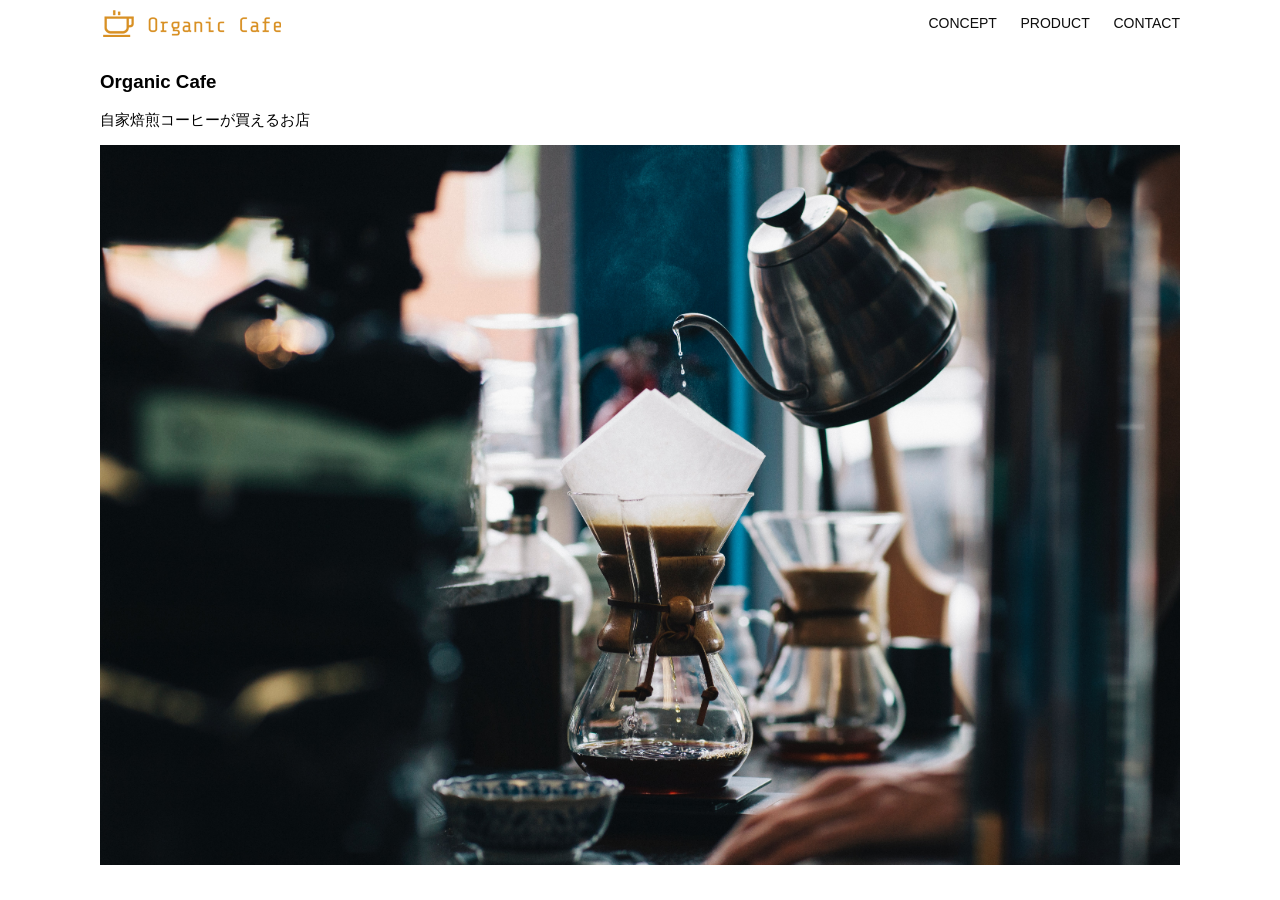
<file: kadai_013/index.html>
<!DOCTYPE html>
<html>
  <head>
    <title>Organic Cafe</title>
    <meta charset="UTF-8" />
    <meta name="description" content="自家焙煎のコーヒーがお家で楽しめるOrganic Cafe"/>
    <meta name="viewport" content="width=device-width, initial-scale=1.0" />
    <link rel="stylesheet" href="style.css" />
  </head>
  <body>
    <!-- ヘッダー -->
    <header>
      <!-- ロゴ -->
      <a href="index.html" id="logo"><img src="images/logo.png" alt="トップページに戻る"/></a>

      <!-- PC用ナビゲーション -->
      <nav id="nav-pc">
        <a href="index.html#concept">CONCEPT</a>
        <a href="index.html#product">PRODUCT</a>
        <a href="index.html#contact">CONTACT</a>
      </nav>

      <!-- スマホ用メニューボタン（ハンバーガーメニュー） -->
      <img id="menu-sp" src="images/button-menu.png" alt="ナビゲーションを開く" onclick="document.getElementById('nav-sp').style.display = 'block'">
      
      <!-- スマホ用ナビゲーション -->
      <nav id="nav-sp">
        <ul>
          <li>
            <img id="close" src="images/button-close.png" alt="ナビゲーションを閉じる" onclick="document.getElementById('nav-sp').style.display = 'none'">
          </li>
          <li>
            <a id="logo-sp" href="index.html" onclick="document.getElementById('nav-sp').style.display = 'none'"><img src="images/logo-sp.png" alt="トップページに戻る"></a>
          </li>
          <li>
            <a class="menu" href="index.html#concept" onclick="document.getElementById('nav-sp').style.display = 'none'">CONCEPT</a>
          </li>
          <li>
          <a class="menu" href="index.html#product" onclick="document.getElementById('nav-sp').style.display = 'none'">PRODUCT</a>              
          </li>
          <li>
            <a class="menu" href="index.html#contact" onclick="document.getElementById('nav-sp').style.display = 'none'">CONTACT</a>
          </li>
        </ul>
      </nav>
    </header>

    <main>
      <article>
        <!-- メインビジュアル -->
        <section id="main-visual">
          <div id="main-message">
            <h1>Organic Cafe</h1>
            <p>自家焙煎コーヒーが買えるお店</p>
          </div>
          <img src="images/main-image.jpg" alt="コーヒーをハンドドリップで淹れる画像"/>
        </section>
      </article>
    </main>
  </body>
</html>
</file>
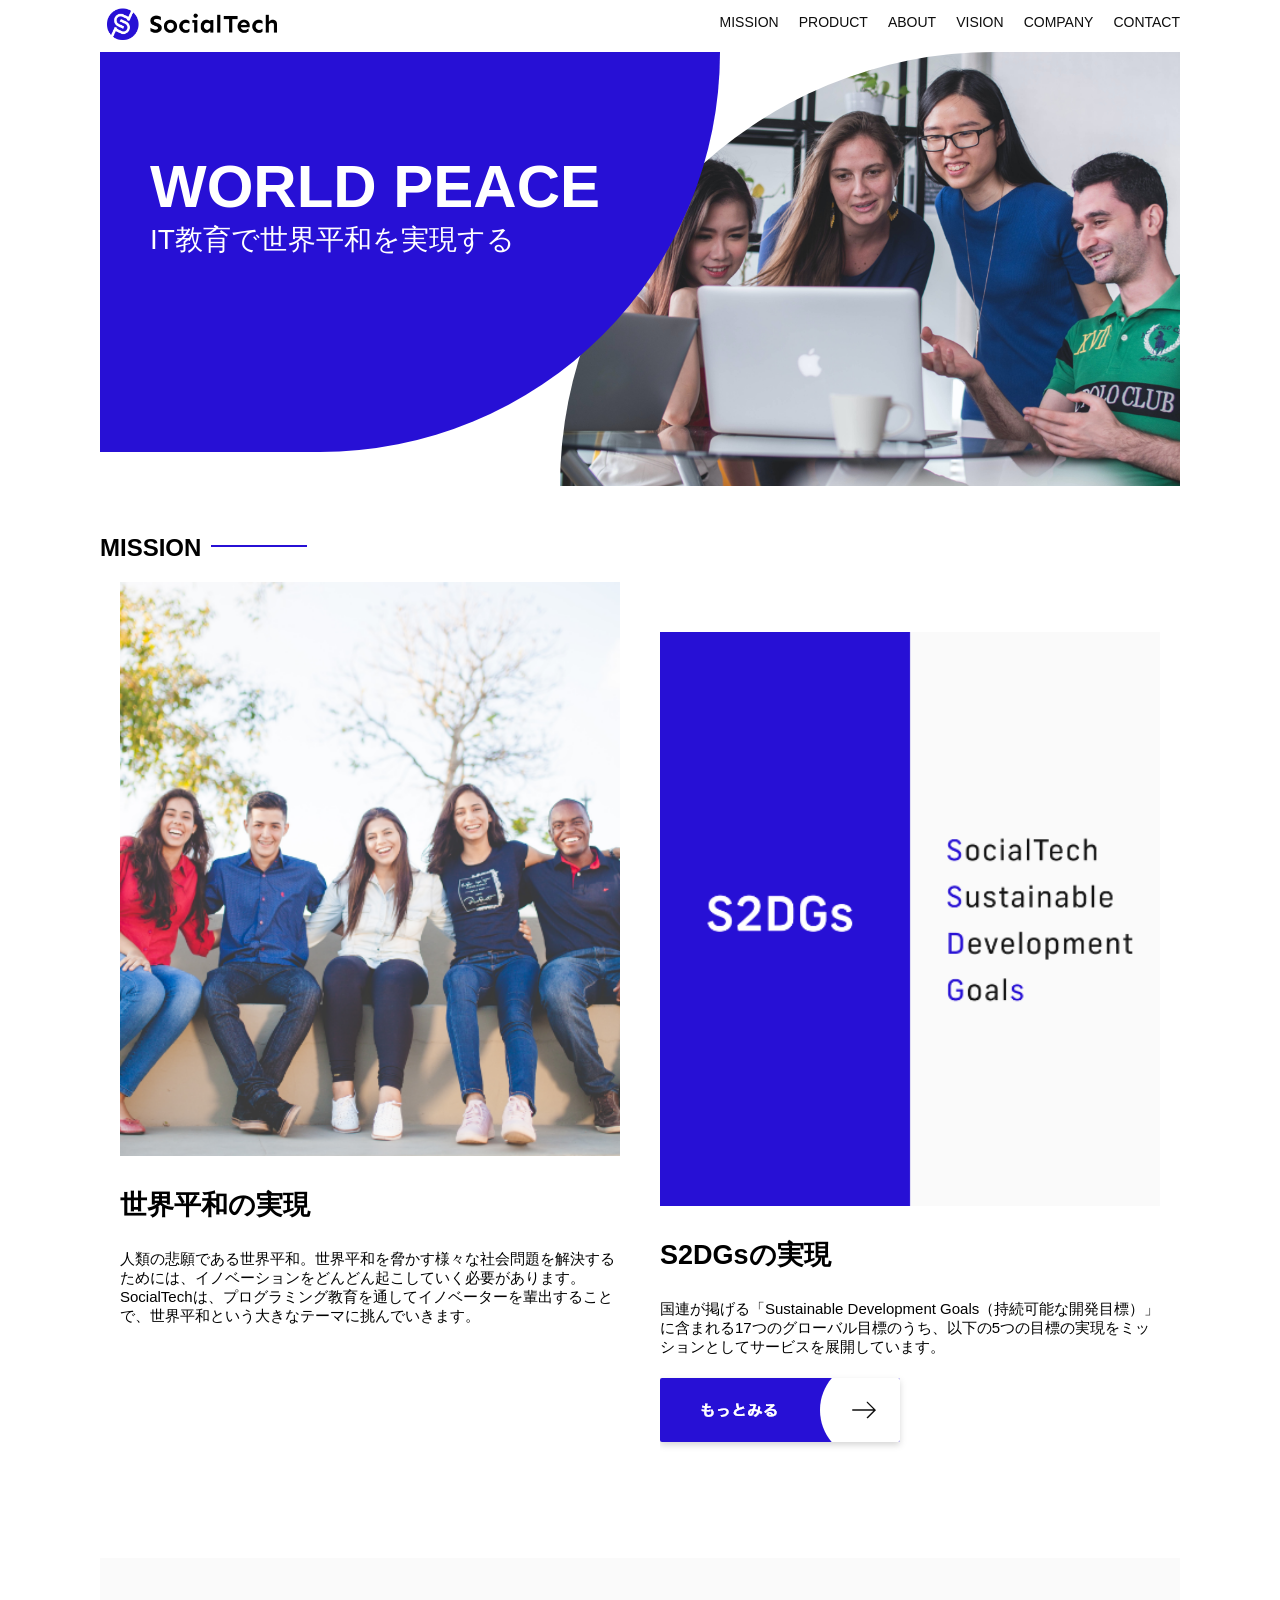
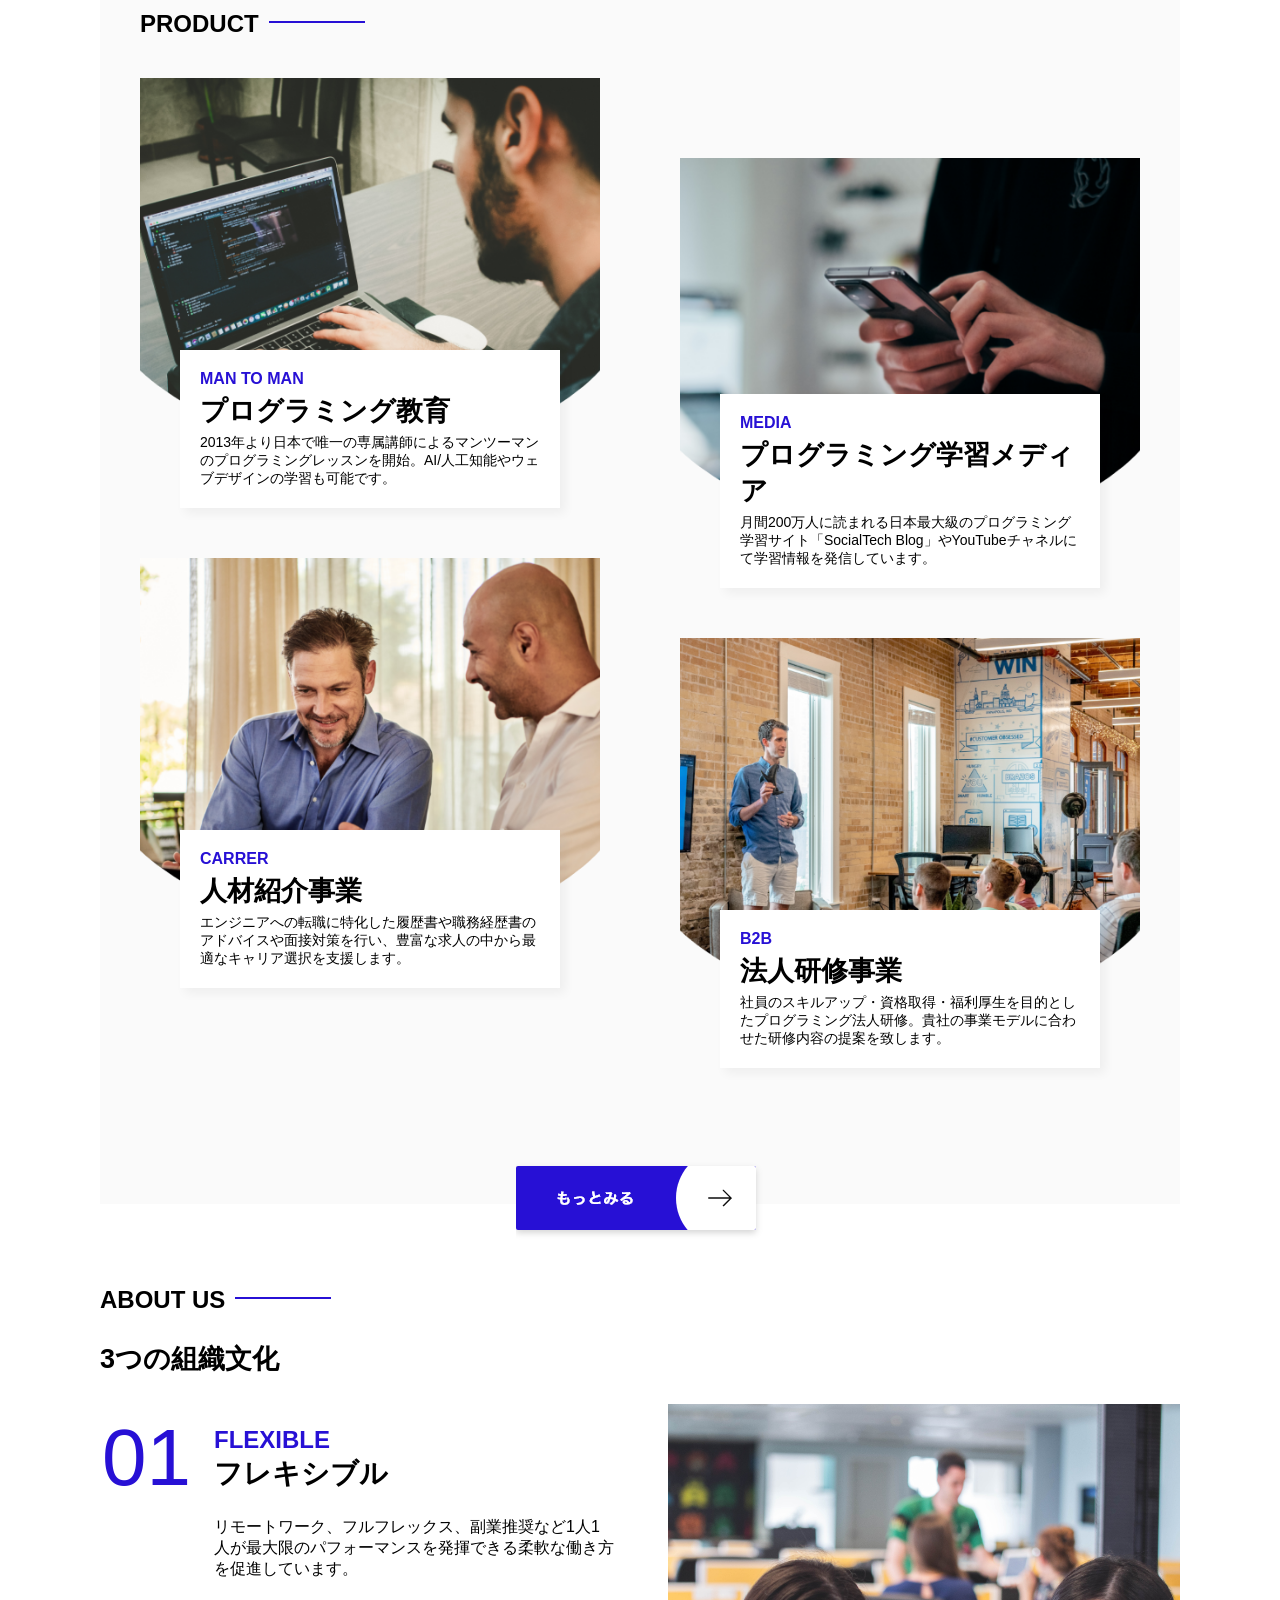
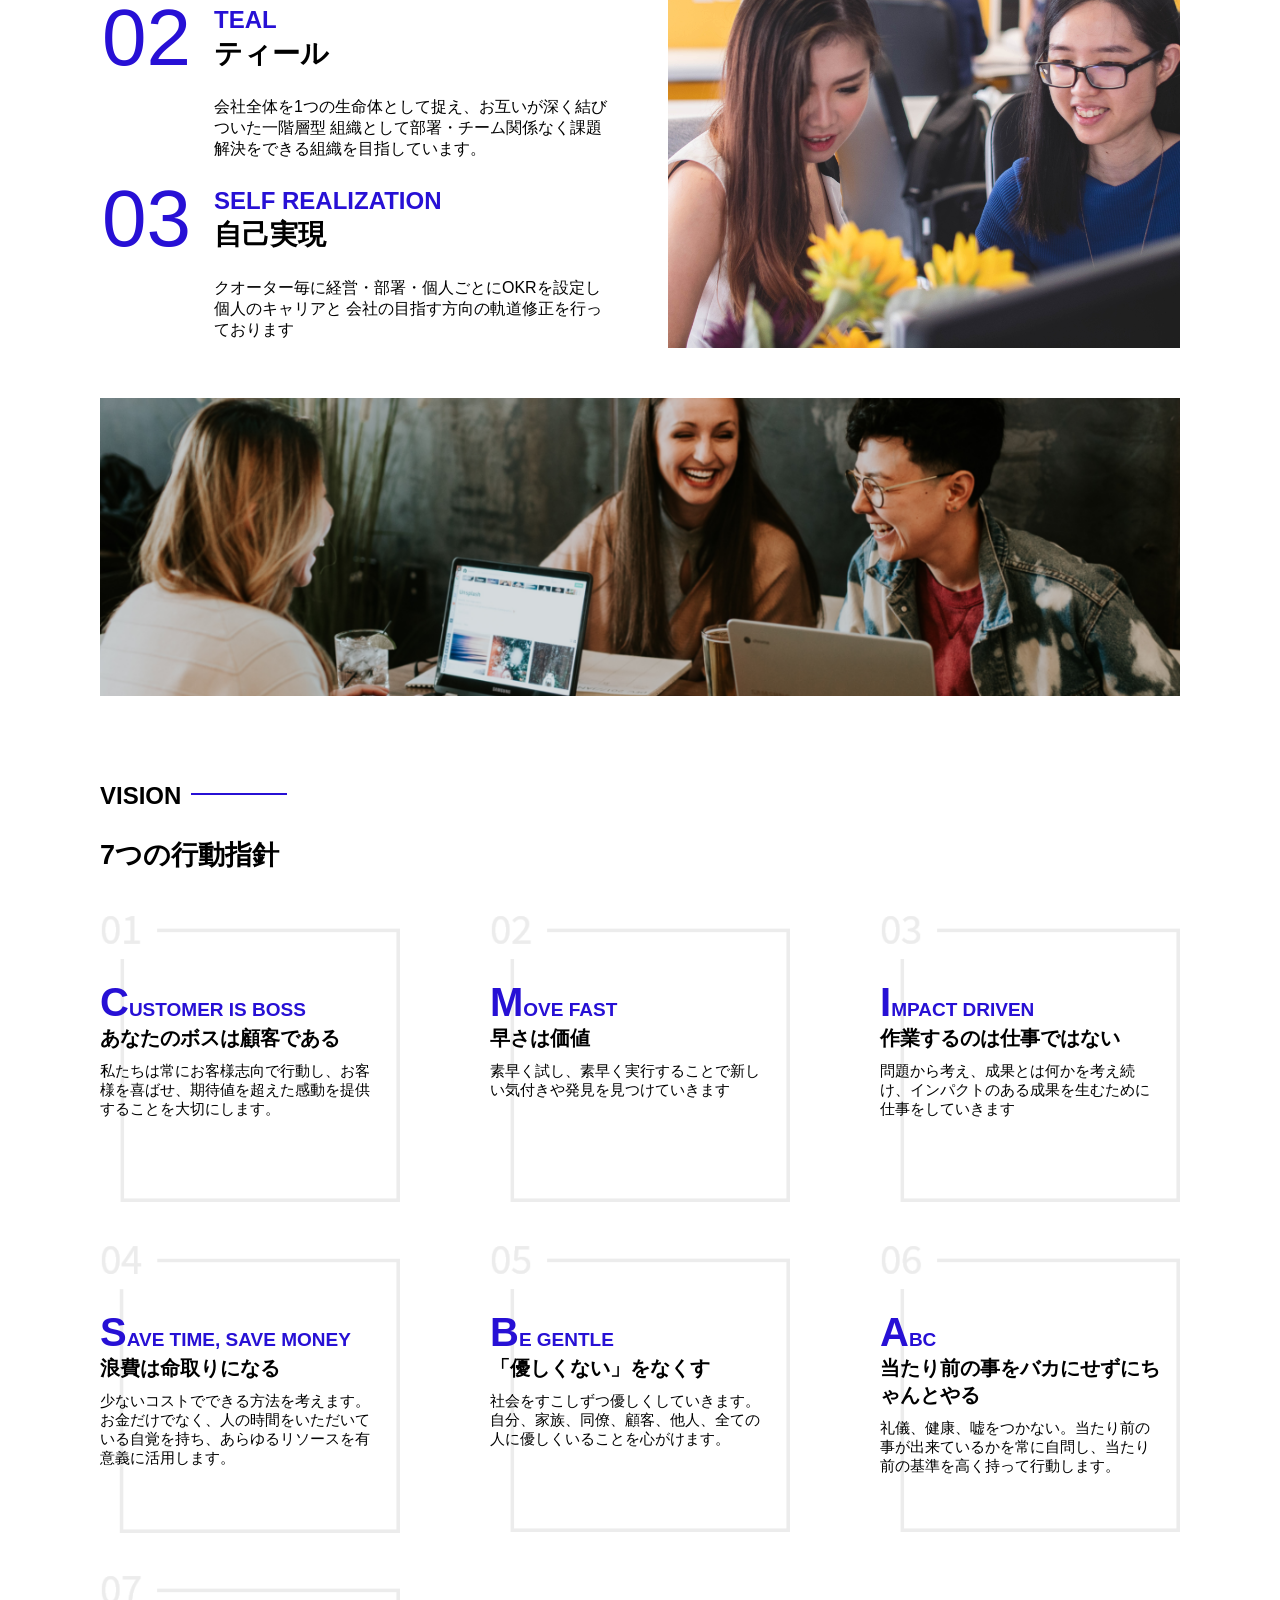
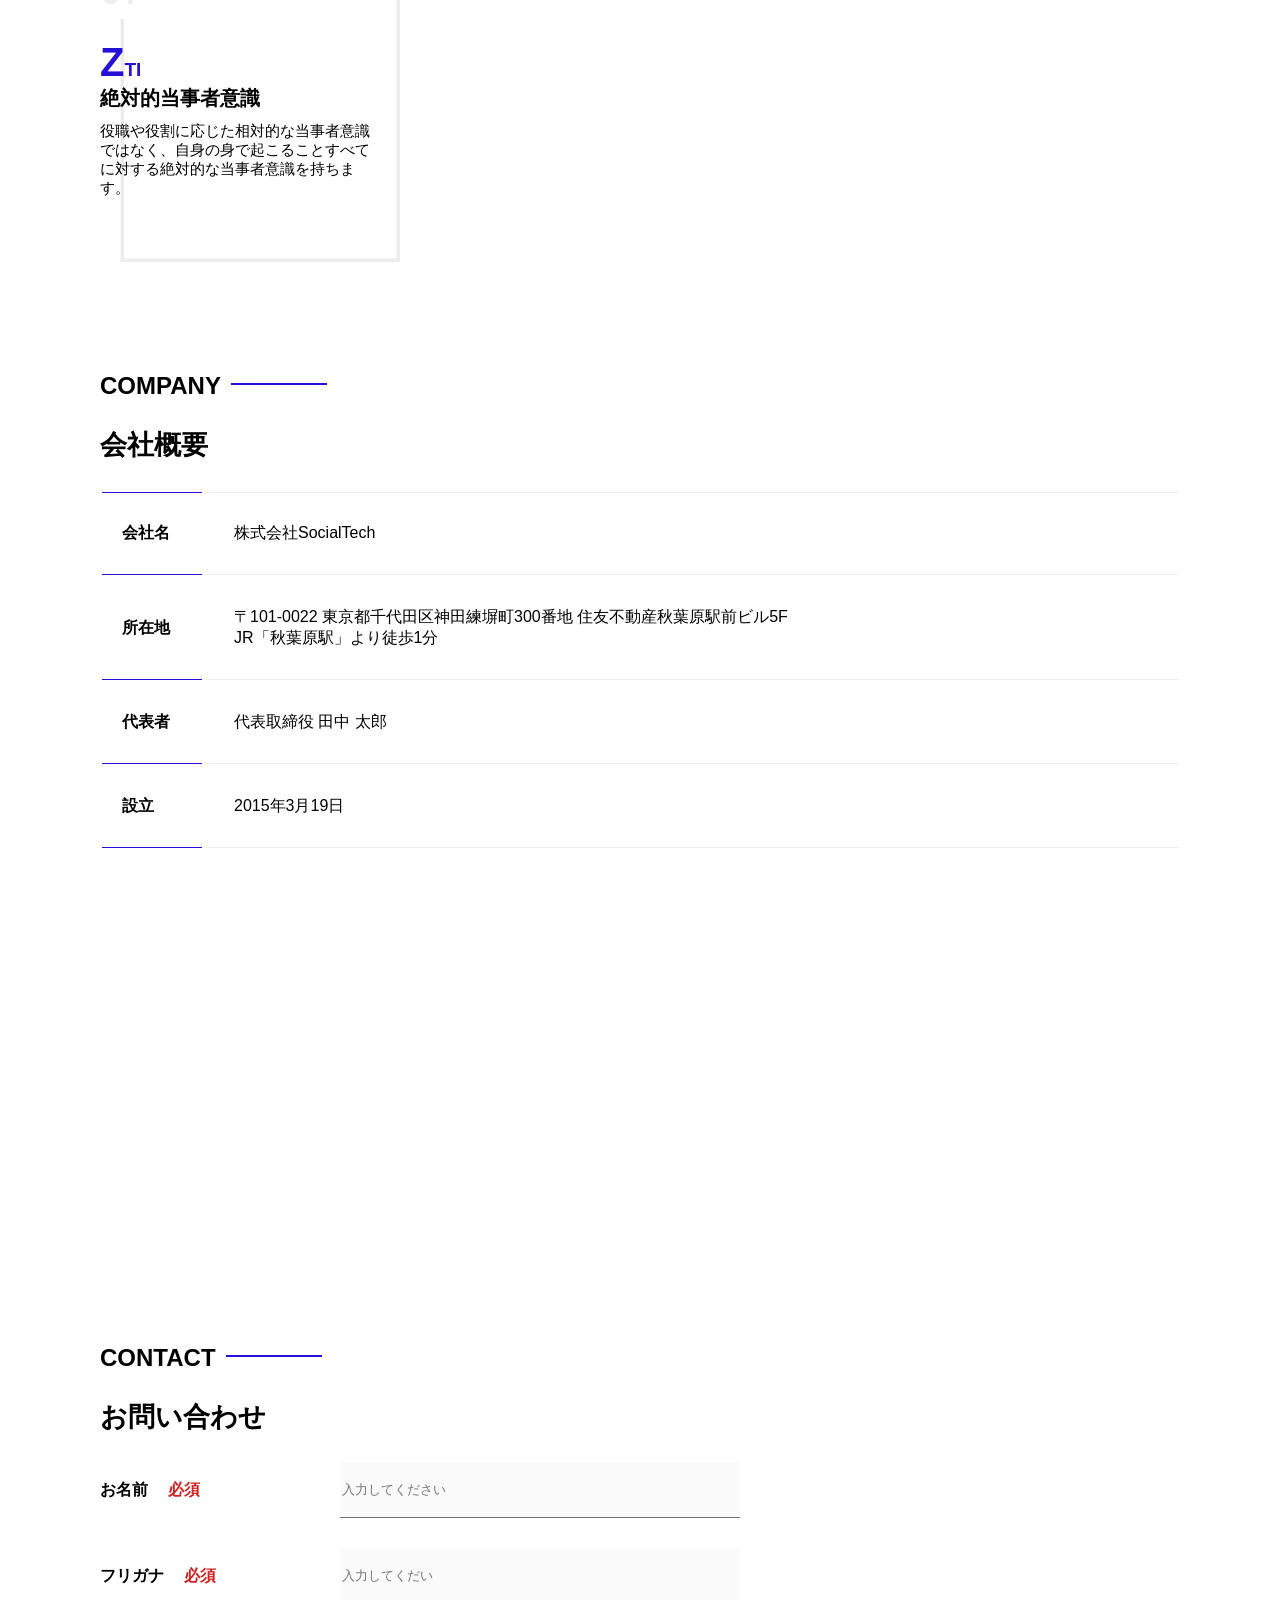
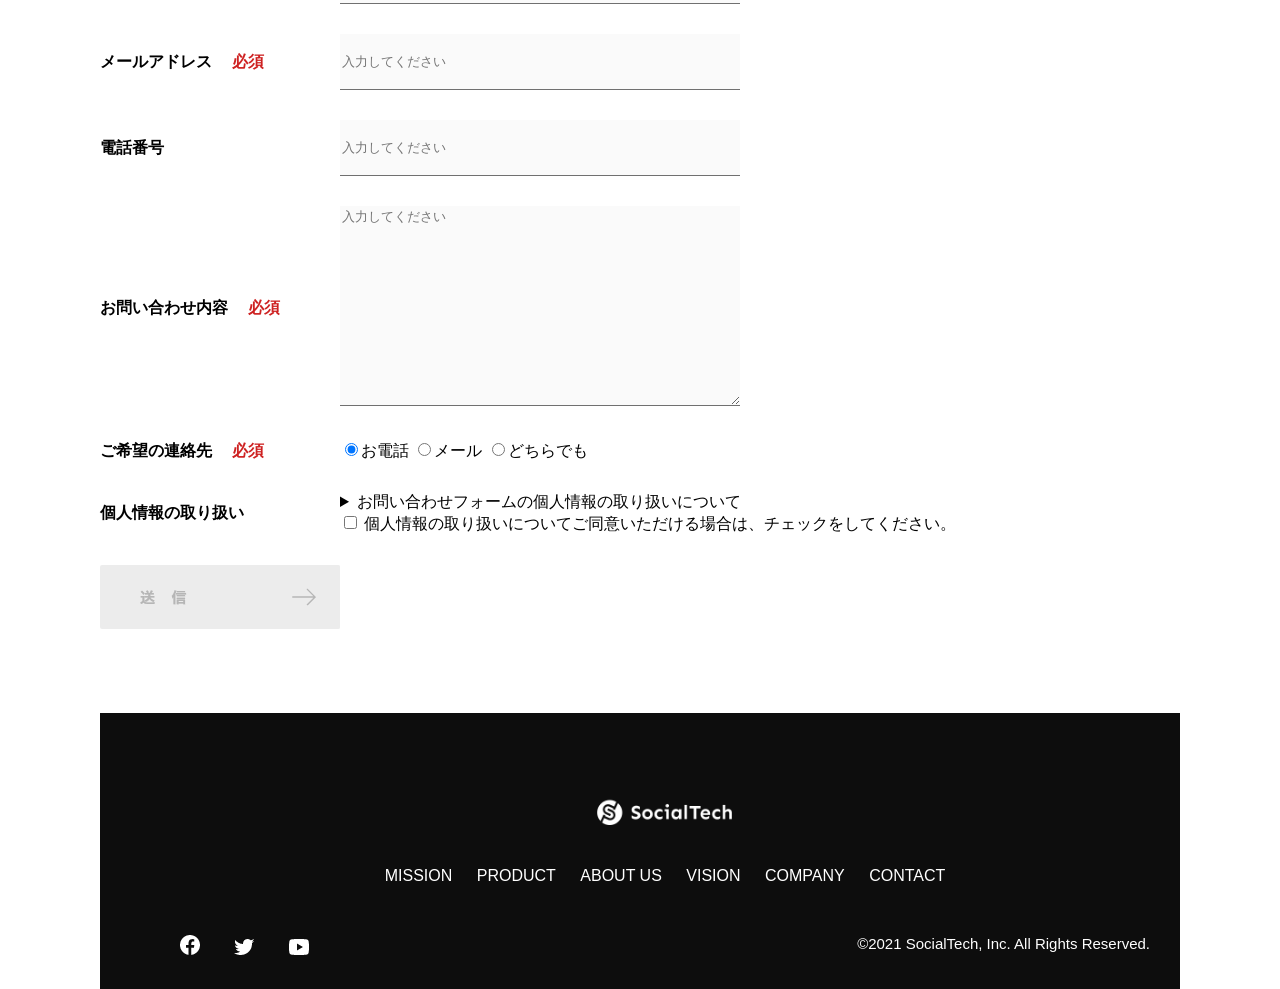
<file: kadai_tutorial_output/index.html>
<!DOCTYPE html>
<html>
  <head>
    <title>SocialTech</title>
    <meta charset="UTF-8">
    <meta name="description" content="SocialTechはEdTech業界のリーディングカンパニーを目指します。">
    <meta name="viewport" content="width=device-width, initial-scale=1.0">
    <link rel="stylesheet" href="style.css">
  </head>

  <body>
    <!-- ヘッダー -->
    <header>
      <!-- ロゴ -->
      <a href="index.html" id="logo"><img src="images/logo.png" alt="トップページに戻る"></a>
      <!-- PC用ナビゲーション -->
      <nav id="nav-pc">
        <ul>
          <li><a href="mission.html">MISSION</a></li>
          <li><a href="product.html">PRODUCT</a></li>
          <li><a href="index.html#aboutus">ABOUT</a></li>
          <li><a href="index.html#vision">VISION</a></li>
          <li><a href="index.html#company">COMPANY</a></li>
          <li><a href="index.html#contact">CONTACT</a></li>
        </ul>
      </nav>

        <!-- スマホ用メニューボタン -->
        <button id="menu-sp" onclick="document.getElementById('nav-sp').style.display = 'block'">
          <img src="images/button-menu.png" alt="ナビゲーションを開く">
        </button>
        <!-- スマホ用ナビゲーション -->
        <div id="nav-sp">
          <button id="close" onclick="document.getElementById('nav-sp').style.display = 'none'">
            <img src="images/button-close.png" alt="ナビゲーションを閉じる">
          </button>

        <nav>
          <ul>
            <li>
              <a id="logo-sp" href="index.html" onclick="document.getElementById('nav-sp').style.display = 'none'"><img src="images/logo-sp.png" alt="トップページに戻る"></a>
            </li>
            <li><a class="menu" href="mission.html" onclick="document.getElementById('nav-sp').style.display = 'none'">MISSION</a></li>
            <li><a class="menu" href="product.html" onclick="document.getElementById('nav-sp').style.display = 'none'">PRODUCT</a></li>
            <li><a class="menu" href="index.html#aboutus" onclick="document.getElementById('nav-sp').style.display = 'none'">ABOUT US</a></li>
            <li><a class="menu" href="index.html#vision" onclick="document.getElementById('nav-sp').style.display = 'none'">VISION</a></li>
            <li><a class="menu" href="index.html#company" onclick="document.getElementById('nav-sp').style.display = 'none'">COMPANY</a></li>
            <li><a class="menu" href="index.html#contact" onclick="document.getElementById('nav-sp').style.display = 'none'">CONTACT</a></li>
          </ul>
        </nav>
        <div id="sns">
          <a href="https://www.facebook.com/sejuku2013">
            <img src="images/button-facebook.png" alt="Facebookのリンク">
          </a>
          <a href="https://twitter.com/samuraijuku">
            <img src="images/button-twitter.png" alt="Twitterのリンク">
          </a>
          <a href="https://www.youtube.com/channel/UCCFOQO5aDK0xXam4cUQXT8g">
            <img src="images/button-youtube.png" alt="YouTubeのリンク">
          </a>
        </div>
      </div>
    </header>

    <!-- メイン -->
    <main>
      <article>
        <!-- メインビジュアル -->
        <section id="main-visual">
          <div id="main-message">
              <h1>WORLD PEACE</h1>
              <p>IT教育で世界平和を実現する</p>
          </div>
          <img src="images/index/index-main.png" alt="PCの周りに集まる多国籍の仲間たち">
        </section>

        <!-- ミッション -->
        <section id="mission">
          <h2 class="index-h2">MISSION</h2>
          <div id="mission-flex">
            <div>
              <img id="mission-photo" src="images/index/index-mission.png" alt="屋外のベンチで写真を撮影する多国籍の仲間たち">
              <h3>世界平和の実現</h3>
              <p>
                人類の悲願である世界平和。世界平和を脅かす様々な社会問題を解決するためには、イノベーションをどんどん起こしていく必要があります。SocialTechは、プログラミング教育を通してイノベーターを輩出することで、世界平和という大きなテーマに挑んでいきます。
              </p>
            </div>
            <div>
              <img id="s2dgs" src="images/index/s2dgs.png" alt="S2DGs">
              <h3>S2DGsの実現</h3>
              <p>国連が掲げる「Sustainable Development Goals（持続可能な開発目標）」に含まれる17つのグローバル目標のうち、以下の5つの目標の実現をミッションとしてサービスを展開しています。</p>
              <a href="mission.html">
                <img src="images/button-more.png" alt="もっとみる">
              </a>
            </div>
          </div>
        </section>

        <!-- プロダクト -->
        <section id="product">
          <h2 class="index-h2">PRODUCT</h2>
          <div class="product-flex">
            <!-- 左側のカラム -->
            <div id="product-left">
              <!-- 1つ目 -->
              <div>
                <img class="product-photo" src="images/index/index-mantoman.png" alt="PCでコードを書く男性">
                <div class="product-explain">
                  <span>MAN TO MAN</span>
                  <h3>プログラミング教育</h3>
                  <p>2013年より日本で唯一の専属講師によるマンツーマンのプログラミングレッスンを開始。AI/人工知能やウェブデザインの学習も可能です。</p>
                </div>
              </div>
              <!-- 2つ目 -->
              <div>
                <img class="product-photo" src="images/index/index-career.png" alt="笑顔で話し合う2人の男性">
                <div class="product-explain">
                  <span>CARRER</span>
                  <h3>人材紹介事業</h3>
                  <p>エンジニアへの転職に特化した履歴書や職務経歴書のアドバイスや面接対策を行い、豊富な求人の中から最適なキャリア選択を支援します。</p>
                </div>
              </div>
            </div>
            <!-- 右側のカラム -->
            <div id="product-right">
              <!-- 1つ目 -->
              <div>
                <img class="product-photo" src="images/index/index-media.png" alt="スマートフォンを操作する人">
                <div class="product-explain">
                  <span>MEDIA</span>
                  <h3>プログラミング学習メディア</h3>
                  <p>月間200万人に読まれる日本最大級のプログラミング学習サイト「SocialTech Blog」やYouTubeチャネルにて学習情報を発信しています。</p>
                </div>
              </div>
              <!-- 2つ目 -->
              <div>
                <img class="product-photo" src="images/index/index-b2b.png" alt="講演中の男性とそれを聴く人々">
                <div class="product-explain">
                  <span>B2B</span>
                  <h3>法人研修事業</h3>
                  <p>社員のスキルアップ・資格取得・福利厚生を目的としたプログラミング法人研修。貴社の事業モデルに合わせた研修内容の提案を致します。</p>
                </div>
              </div>
            </div>
          </div>
          <div id="product-more">
            <a href="product.html">
              <img src="images/button-more.png" alt="もっとみる">
            </a>
          </div>
        </section>

        <!-- ABOUT US -->
        <section id="aboutus">
          <h2 class="index-h2">ABOUT US</h2>
          <h3>3つの組織文化</h3>
          <div>
            <table class="culture-table">
              <tr>
                <td class="culture-num">01</td>
                <th><span class="culture-en">FLEXIBLE</span><br>フレキシブル</th>
              </tr>
              <tr>
                <td>
                  <!-- 空のセル -->
                </td>
                <td class="culture-description">リモートワーク、フルフレックス、副業推奨など1人1人が最大限のパフォーマンスを発揮できる柔軟な働き方を促進しています。</td>
              </tr>
              <tr>
                <td class="culture-num">02</td>
                <th><span class="culture-en">TEAL</span><br>ティール</th>
              </tr>
              <tr>
                <td>
                  <!-- 空のセル -->
                </td>
                <td class="culture-description">会社全体を1つの生命体として捉え、お互いが深く結びついた一階層型 組織として部署・チーム関係なく課題解決をできる組織を目指しています。</td>
              </tr>
              <tr>
                <td class="culture-num">03</td>
                <th><span class="culture-en">SELF REALIZATION</span><br>自己実現</th>
              </tr>
              <tr>
                <td>
                  <!-- 空のセル -->
                </td>
                <td class="culture-description">クオーター毎に経営・部署・個人ごとにOKRを設定し個人のキャリアと 会社の目指す方向の軌道修正を行っております</td>
              </tr>
            </table>
            <img class="culture-img" src="images/index/index-aboutus1.png" alt="笑顔で話し合う2人の女性">
          </div>
          <img class="culture-img2" src="images/index/index-aboutus2.png" alt="笑顔で話し合う3人の男女">
        </section>

        <!-- ビジョン -->
        <section id="vision">
          <h2 class="index-h2">VISION</h2>
          <h3>7つの行動指針</h3>
          <div>
            <!-- 1つ目 -->
            <div class="vision-box">
              <img src="images/index/vision-01.png" alt="01">
              <div>
                <h4>CUSTOMER IS BOSS</h4>
                <h5>あなたのボスは顧客である</h5>
                <p>私たちは常にお客様志向で行動し、お客様を喜ばせ、期待値を超えた感動を提供することを大切にします。</p>
              </div>
            </div>
            <!-- 2つ目 -->
            <div class="vision-box">
              <img src="images/index/vision-02.png" alt="02">
              <div>
                <h4>MOVE FAST</h4>
                <h5>早さは価値</h5>
                <p>素早く試し、素早く実行することで新しい気付きや発見を見つけていきます</p>
              </div>
            </div>
            <!-- 3つ目 -->
            <div class="vision-box">
              <img src="images/index/vision-03.png" alt="03">
              <div>
                <h4>IMPACT DRIVEN</h4>
                <h5>作業するのは仕事ではない</h5>
                <p>問題から考え、成果とは何かを考え続け、インパクトのある成果を生むために仕事をしていきます</p>
              </div>
            </div>
            <!-- 4つ目 -->
            <div class="vision-box">
              <img src="images/index/vision-04.png" alt="04">
              <div>
                <h4>SAVE TIME, SAVE MONEY</h4>
                <h5>浪費は命取りになる</h5>
                <p>少ないコストでできる方法を考えます。お金だけでなく、人の時間をいただいている自覚を持ち、あらゆるリソースを有意義に活用します。</p>
              </div>
            </div>          
            <!-- 5つ目 -->
            <div class="vision-box">
              <img src="images/index/vision-05.png" alt="05">
              <div>
                <h4>BE GENTLE</h4>
                <h5>「優しくない」をなくす</h5>
                <p>社会をすこしずつ優しくしていきます。自分、家族、同僚、顧客、他人、全ての人に優しくいることを心がけます。</p>
              </div>
            </div>
            <!-- 6つ目 -->
            <div class="vision-box">
              <img src="images/index/vision-06.png" alt="06">
              <div>
                <h4>ABC</h4>
                <h5>当たり前の事をバカにせずにちゃんとやる</h5>
                <p>礼儀、健康、嘘をつかない。当たり前の事が出来ているかを常に自問し、当たり前の基準を高く持って行動します。</p>
              </div>
            </div>
            <!-- 7つ目 -->
            <div class="vision-box">
              <img src="images/index/vision-07.png" alt="07">
              <div>
                <h4>ZTI</h4>
                <h5>絶対的当事者意識</h5>
                <p>役職や役割に応じた相対的な当事者意識ではなく、自身の身で起こることすべてに対する絶対的な当事者意識を持ちます。</p>
              </div>
            </div>
          </div>
        </section>

        <!-- COMPANY -->
        <section id="company">
          <h2 class="index-h2">COMPANY</h2>
          <h3>会社概要</h3>
          <table id="company-table">
            <tr>
              <th class="tableheader tableheader-first">会社名</th>
              <td class="cell cell-first">株式会社SocialTech</td>
            </tr>
            <tr>
              <th class="tableheader">所在地</th>
              <td class="cell">〒101-0022 東京都千代田区神田練塀町300番地 住友不動産秋葉原駅前ビル5F<br>JR「秋葉原駅」より徒歩1分</td>
            </tr>
            <tr>
              <th class="tableheader">代表者</th>
              <td class="cell">代表取締役 田中 太郎</td>
            </tr>
            <tr>
              <th class="tableheader">設立</th>
              <td class="cell">2015年3月19日</td>
            </tr>
          </table>
          <iframe src="https://www.google.com/maps/embed?pb=!1m18!1m12!1m3!1d3240.0688551336807!2d139.7720776771055!3d35.69992317258124!2m3!1f0!2f0!3f0!3m2!1i1024!2i768!4f13.1!3m3!1m2!1s0x60188fee13660e23%3A0x77137876edf742ac!2z5L2P5Y-L5LiN5YuV55Sj56eL6JGJ5Y6f6aeF5YmN44OT44Or!5e0!3m2!1sja!2sjp!4v1704858013291!5m2!1sja!2sjp" style="border: 0" allowfullscreen="" loading="lazy"></iframe>
        </section>

        <!-- お問い合わせフォーム -->
        <section id="contact">
          <h2 class="index-h2">CONTACT</h2>
          <h3>お問い合わせ</h3>
          <form>
            <!-- 名前 -->
            <div>
              <div class="contact-heading">
                <label class="contact-label">お名前<span class="contact-span">必須</span></label>
              </div>
              <div>
                <input type="text" name="name" placeholder="入力してください" class="contact-textbox">
              </div>
            </div>
            <!-- フリガナ -->
            <div>
              <div class="contact-heading">
                <label class="contact-label">フリガナ<span class="contact-span">必須</span></label>
              </div>
              <div>
                <input type="text" name="hurigana" placeholder="入力してくだい" class="contact-textbox">
              </div>
            </div>
            <!-- メールアドレス -->
            <div>
              <div class="contact-heading">
                <label class="contact-label">メールアドレス<span class="contact-span">必須</span></label>
              </div>
              <div>
                <input type="text" name="email" placeholder="入力してください" class="contact-textbox">
              </div>
            </div>
            <!-- 電話番号 -->
            <div>
              <div class="contact-heading">
                <label class="contact-label">電話番号</label>
              </div>
              <div>
                <input type="text" name="tel" placeholder="入力してください" class="contact-textbox">
              </div>
            </div>
            <!-- お問い合わせ -->
            <div>
              <div class="contact-heading">
                <label class="contact-label">お問い合わせ内容<span class="contact-span">必須</span></label>
              </div>
              <div>
                <textarea class="contact-textarea" placeholder="入力してください" name="message"></textarea>
              </div>
            </div>
            <!-- 連絡先(ラジオボタン) -->
            <div>
              <div class="contact-heading">
                <label class="contact-label">ご希望の連絡先<span class="contact-span">必須</span></label>
              </div>
              <div>
                <input class="radiobutton" type="radio" value="tel" name="contact" checked><label>お電話</label>
                <input class="radiobutton" type="radio" value="mail" name="contact"><label>メール</label>
                <input class="radiobutton" type="radio" value="both" name="contact"><label>どちらでも</label>
              </div>
            </div>
            <!-- 個人情報の取り扱い -->
            <div>
              <div class="contact-heading">
                <label class="contact-label">個人情報の取り扱い</label>
              </div>
              <!-- ディテール部分 -->
              <div>
                <details>
                  <summary>お問い合わせフォームの個人情報の取り扱いについて</summary>
                    <div>
                      <dl>
                        <dt>１．組織の名称又は氏名</dt>
                        <dd>株式会社SocialTech</dd>
                        <dt>２．個人情報保護管理者（若しくはその代理人）の氏名又は職名、所属及び連絡先</dt>
                        <dd>
                          <p>鈴木 一郎 コーポレート部</p>
                          <p>メールアドレス：samurai@example.com</p>
                          <p>TEL：03-1234-5678</p>
                        </dd>
                        <dt>３．個人情報の利用目的</dt>
                        <dd>
                          <ul>
                            <li>・本サービス及び本サービスに関連する情報の提供又はそれらに関する連絡のため</li>
                            <li>・ユーザーの本人確認のため</li>
                            <li>・当社サービスのご案内のため</li>
                            <li>・当社の商品等の広告または宣伝（電子メールによるものを含むものとします。）</li>
                          </ul>
                        </dd>
                        <dt>４．個人情報の取り扱い業務の委託</dt>
                        <dd>個人情報の取扱業務の全部または一部を外部に業務委託する場合があります。その際、弊社は、個人情報を適切に保護できる管理体制を敷き実行していることを条件として委託先を厳選したうえで、機密保持契約を委託先と締結し、お客様の個人情報を厳密に管理させます。</dd>
                        <dt>５．個人情報の開示等の請求</dt>
                        <dd>
                          お客様は、弊社に対してご自身の個人情報の開示等（利用目的の通知、開示、内容の訂正・追加・削除、利用の停止または消去、第三者への提供の停止）に関して、当社問合わせ窓口に申し出ることができます。<br>
                          その際、弊社はお客様ご本人を確認させていただいたうえで、合理的な期間内に対応いたします。<br>
                          なお、個人情報に関する弊社問合わせ先は、次の通りです。
                        </dd>
                        <dd>
                          <p>株式会社SocialTech  個人情報問合せ窓口</p>
                          <p>〒150-0043  東京都千代田区神田練塀町300番地 住友不動産秋葉原駅前ビル5F</p>
                          <p>メールアドレス：samurai@example.com  TEL：03-1234-5678</p>
                        </dd>

                        <dt>６．個人情報を提供されることの任意性について</dt>
                        <dd>お客様がご自身の個人情報を弊社に提供されるか否かは、お客様のご判断によりますが、もしご提供されない場合には、適切なサービスが提供できない場合がありますので予めご了承ください。</dd>
                      </dl>
                    </div>
                  </details>
                  <!-- チェックボックス -->
                  <input type="checkbox" name="agree">
                  <span>個人情報の取り扱いについてご同意いただける場合は、チェックをしてください。</span>
              </div>
            </div>
            <!-- 送信ボタン(画像Ver.) -->
            <input type="image" src="images/button-submit.png" alt="送信する">
          </form>
        </section>
      </article>
    </main>
    <!-- メインここまで -->

    <!-- フッター -->
    <footer>
      <div id="footer-logo">
        <img src="images/logo-sp.png" alt="SocialTech">
      </div>
      <div id="footer-link">
        <a href="mission.html">MISSION</a>
        <a href="product.html">PRODUCT</a>
        <a href="index.html#aboutus">ABOUT US</a>
        <a href="index.html#vision">VISION</a>
        <a href="index.html#company">COMPANY</a>
        <a href="index.html#contact">CONTACT</a>
      </div>
      <div id="sns-footer">
        <div class="sns-btns">
          <a href="https://www.facebook.com/sejuku2013"><img src="images/button-facebook.png" alt="Facebookのリンク"></a>
          <a href="https://twitter.com/samuraijuku"><img src="images/button-twitter.png" alt="Twitterのリンク"></a>
          <a href="https://www.youtube.com/channel/UCCFOQO5aDK0xXam4cUQXT8g"><img src="images/button-youtube.png" alt="YouTubeのリンク"></a>
        </div>
        <p id="copyright">&copy;2021 SocialTech, Inc. All Rights Reserved.</p>
      </div>
    </footer>
    
  </body>
</html>
</file>
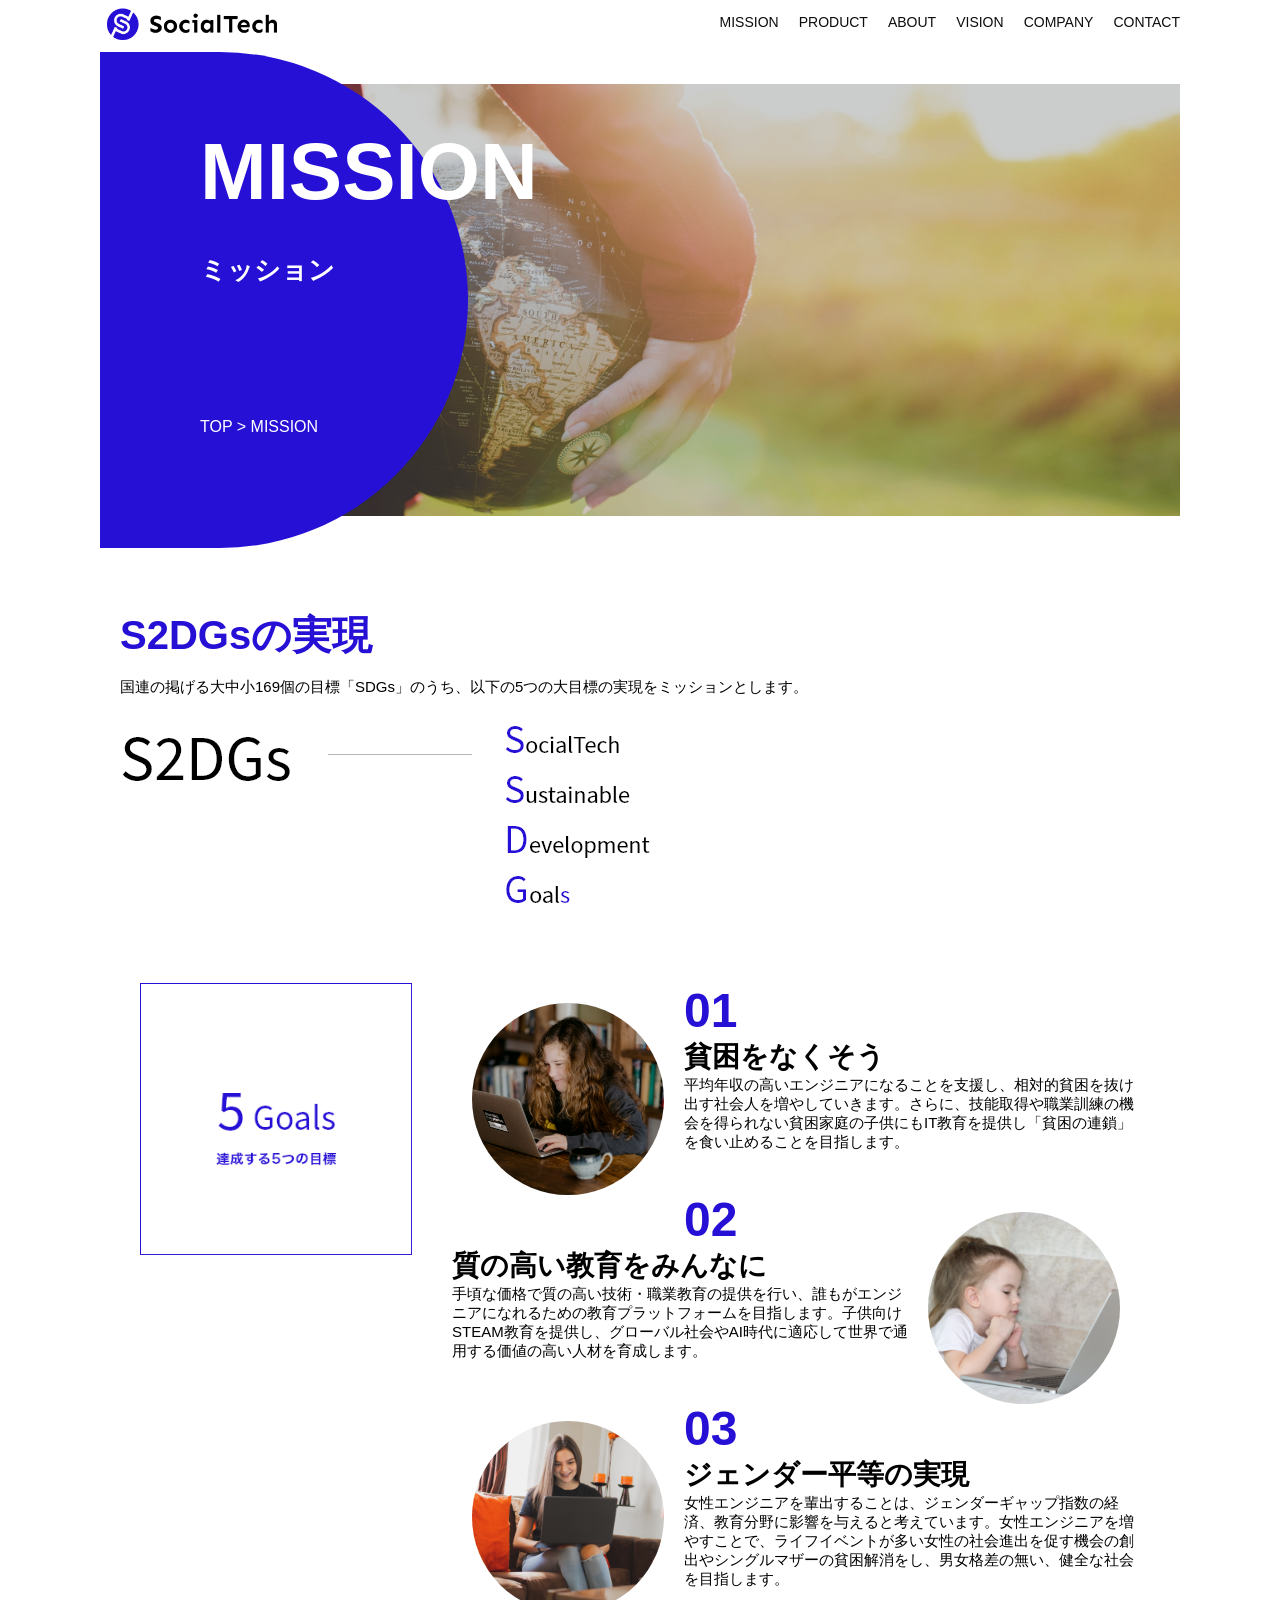
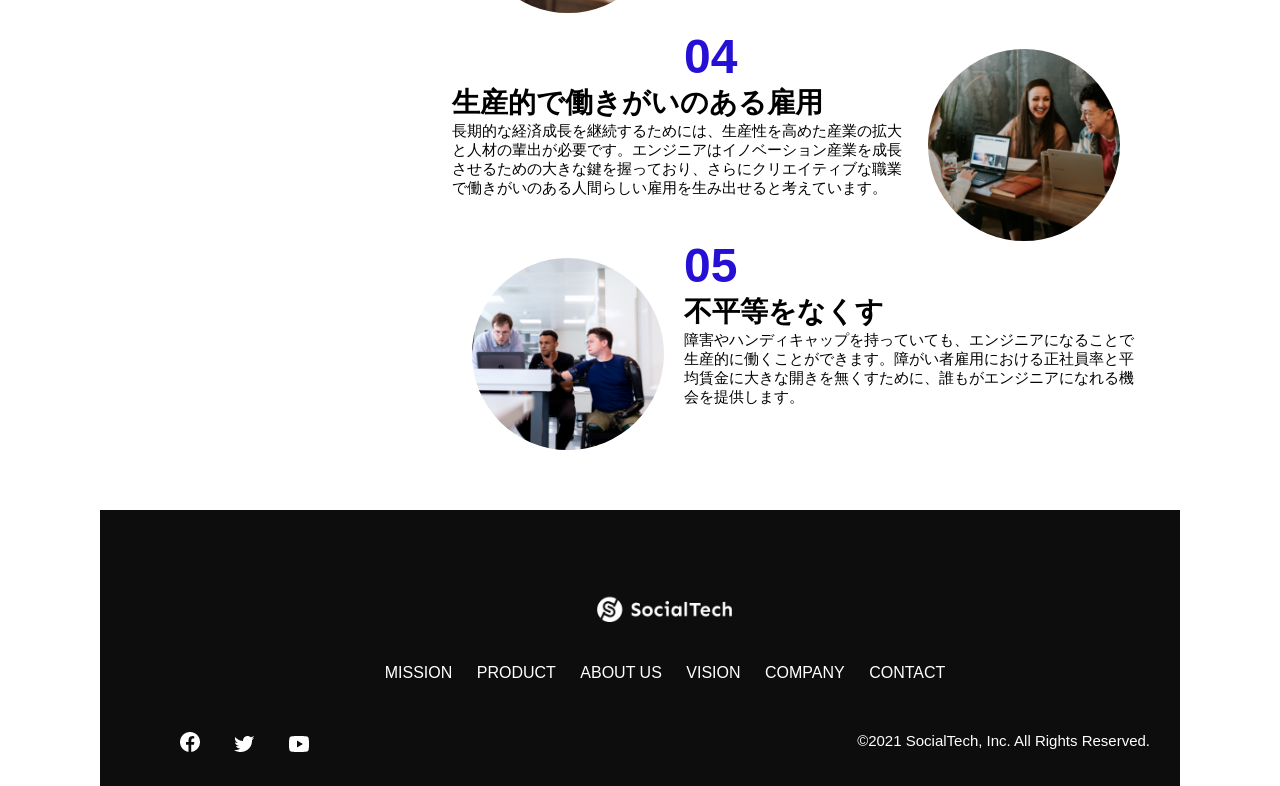
<file: kadai_tutorial_output/mission.html>
<!DOCTYPE html>
<html>
  <head>
    <title>SocialTech - MISSION ミッション -</title>
    <meta charset="UTF-8">
    <meta name="description" content="SocialTechが目指す5つの目標（S2DGs）を紹介します">
    <meta name="viewport" content="width=device-width, initial-scale=1.0">
    <link rel="stylesheet" href="style.css">
  </head>

  <body>
    <!-- ヘッダー -->
    <header>
      <!-- ロゴ -->
      <a href="index.html" id="logo"><img src="images/logo.png" alt="トップページに戻る"></a>

      <!-- PC用ナビゲーション -->
      <nav id="nav-pc">
        <ul>
          <li><a href="mission.html">MISSION</a></li>
          <li><a href="product.html">PRODUCT</a></li>
          <li><a href="index.html#aboutus">ABOUT</a></li>
          <li><a href="index.html#vision">VISION</a></li>
          <li><a href="index.html#company">COMPANY</a></li>
          <li><a href="index.html#contact">CONTACT</a></li>
        </ul>
      </nav>

        <!-- スマホ用メニューボタン -->
        <button id="menu-sp" onclick="document.getElementById('nav-sp').style.display = 'block'">
          <img src="images/button-menu.png" alt="ナビゲーションを開く">
        </button>
        <!-- スマホ用ナビゲーション -->
        <div id="nav-sp">
          <button id="close" onclick="document.getElementById('nav-sp').style.display = 'none'">
            <img src="images/button-close.png" alt="ナビゲーションを閉じる">
          </button>

        <nav>
          <ul>
            <li>
              <a id="logo-sp" href="index.html" onclick="document.getElementById('nav-sp').style.display = 'none'"><img src="images/logo-sp.png" alt="トップページに戻る"></a>
            </li>
            <li><a class="menu" href="mission.html" onclick="document.getElementById('nav-sp').style.display = 'none'">MISSION</a></li>
            <li><a class="menu" href="product.html" onclick="document.getElementById('nav-sp').style.display = 'none'">PRODUCT</a></li>
            <li><a class="menu" href="index.html#aboutus" onclick="document.getElementById('nav-sp').style.display = 'none'">ABOUT US</a></li>
            <li><a class="menu" href="index.html#vision" onclick="document.getElementById('nav-sp').style.display = 'none'">VISION</a></li>
            <li><a class="menu" href="index.html#company" onclick="document.getElementById('nav-sp').style.display = 'none'">COMPANY</a></li>
            <li><a class="menu" href="index.html#contact" onclick="document.getElementById('nav-sp').style.display = 'none'">CONTACT</a></li>
          </ul>
        </nav>
        <div id="sns">
          <a href="https://www.facebok.com/sejuku2013">
            <img src="images/button-facebook.png" alt="Facebookのリンク">
          </a>
          <a href="https://twitter.com/samuraijuku">
            <img src="images/button-twitter.png" alt="twitterのリンク">
          </a>
          <a href="https://www.youtube.com/channel/UCCFOQO5aDK0xXam4cUQXT8g">
            <img src="images/button-youtube.png" alt="youtubeのリンク">
          </a>
        </div>
      </div>
    </header>

    <!-- メイン -->
    <main>
      <article>
        <section id="mission-main">
          <div class="mission-main-inner">
            <div id="mission-title">
            <h1>MISSION<br><span>ミッション</span></h1>
            <p>TOP > MISSION</p>
          </div>
        </div>
        </section>

        <section id="mission-s2dgs">
          <h2 class="mission-h2">S2DGsの実現</h2>
          <p>国連の掲げる大中小169個の目標「SDGs」のうち、以下の5つの大目標の実現をミッションとします。</p>
          <img src="images/mission/mission-s2dgs.png" alt="S2DGs">
        </section>

        <section id="mission-five-goals">
          <div class="five-goals-image">
            <img src="images/mission/mission-5goals.png" alt="5Goals">
          </div>
          <div class="five-goals-read">
            <div>
              <img class="fivegoals-image-left" src="images/mission/mission-5goals01.png" alt="PCを操作する女の子">
              <span class="fivegoals-number">01</span>
              <h3 class="fivegoals-h3">貧困をなくそう</h3>
              <p class="fivegoals-p">平均年収の高いエンジニアになることを支援し、相対的貧困を抜け出す社会人を増やしていきます。さらに、技能取得や職業訓練の機会を得られない貧困家庭の子供にもIT教育を提供し「貧困の連鎖」を食い止めることを目指します。</p>
            </div>
            <div>
              <img class="fivegoals-image-right" src="images/mission/mission-5goals02.png" alt="PCを見つめる小さい女の子">
              <span class="fivegoals-number">02</span>
              <h3 class="fivegoals-h3">質の高い教育をみんなに</h3>
              <p class="fivegoals-p">手頃な価格で質の高い技術・職業教育の提供を行い、誰もがエンジニアになれるための教育プラットフォームを目指します。子供向けSTEAM教育を提供し、グローバル社会やAI時代に適応して世界で通用する価値の高い人材を育成します。</p>
            </div>
            <div>
              <img class="fivegoals-image-left" src="images/mission/mission-5goals03.png" alt="PCを操作する女性">
              <span class="fivegoals-number">03</span>
              <h3 class="fivegoals-h3">ジェンダー平等の実現</h3>
              <p class="fivegoals-p">女性エンジニアを輩出することは、ジェンダーギャップ指数の経済、教育分野に影響を与えると考えています。女性エンジニアを増やすことで、ライフイベントが多い女性の社会進出を促す機会の創出やシングルマザーの貧困解消をし、男女格差の無い、健全な社会を目指します。</p>
            </div>
            <div>
              <img class="fivegoals-image-right" src="images/mission/mission-5goals04.png" alt="笑顔で話し合う3人の男女">
              <span class="fivegoals-number">04</span>
              <h3 class="fivegoals-h3">生産的で働きがいのある雇用</h3>
              <p class="fivegoals-p">長期的な経済成長を継続するためには、生産性を高めた産業の拡大と人材の輩出が必要です。エンジニアはイノベーション産業を成長させるための大きな鍵を握っており、さらにクリエイティブな職業で働きがいのある人間らしい雇用を生み出せると考えています。</p>
            </div>
            <div>
              <img class="fivegoals-image-left" src="images/mission/mission-5goals05.png" alt="障害を持つ男性が生き生きと働く様子">
              <span class="fivegoals-number">05</span>
              <h3 class="fivegoals-h3">不平等をなくす</h3>
              <p class="fivegoals-p">障害やハンディキャップを持っていても、エンジニアになることで生産的に働くことができます。障がい者雇用における正社員率と平均賃金に大きな開きを無くすために、誰もがエンジニアになれる機会を提供します。</p>
            </div>
          </div>
        </section>
      </article>
    </main>
    <!-- メインここまで -->

    <!-- フッター -->
    <footer>
      <div id="footer-logo">
        <img src="images/logo-sp.png" alt="SocialTech">
      </div>
      <div id="footer-link">
        <a href="mission.html">MISSION</a>
        <a href="product.html">PRODUCT</a>
        <a href="index.html#aboutus">ABOUT US</a>
        <a href="index.html#vision">VISION</a>
        <a href="index.html#company">COMPANY</a>
        <a href="index.html#contact">CONTACT</a>
      </div>
      <div id="sns-footer">
        <div id="sns-btns">
          <a href="https://www.facebook.com/sejuku2013"><img src="images/button-facebook.png" alt="Facebookのリンク"></a>
          <a href="https://twitter.com/samuraijuku"><img src="images/button-twitter.png" alt="Twitterのリンク"></a>
          <a href="https://www.youtube.com/channel/UCCFOQO5aDK0xXam4cUQXT8g"><img src="images/button-youtube.png" alt="YouTubeのリンク"></a>
        </div>
        <p id="copyright">&copy;2021 SocialTech, Inc. All Rights Reserved.</p>
      </div>
    </footer>
    
  </body>
</html>
</file>
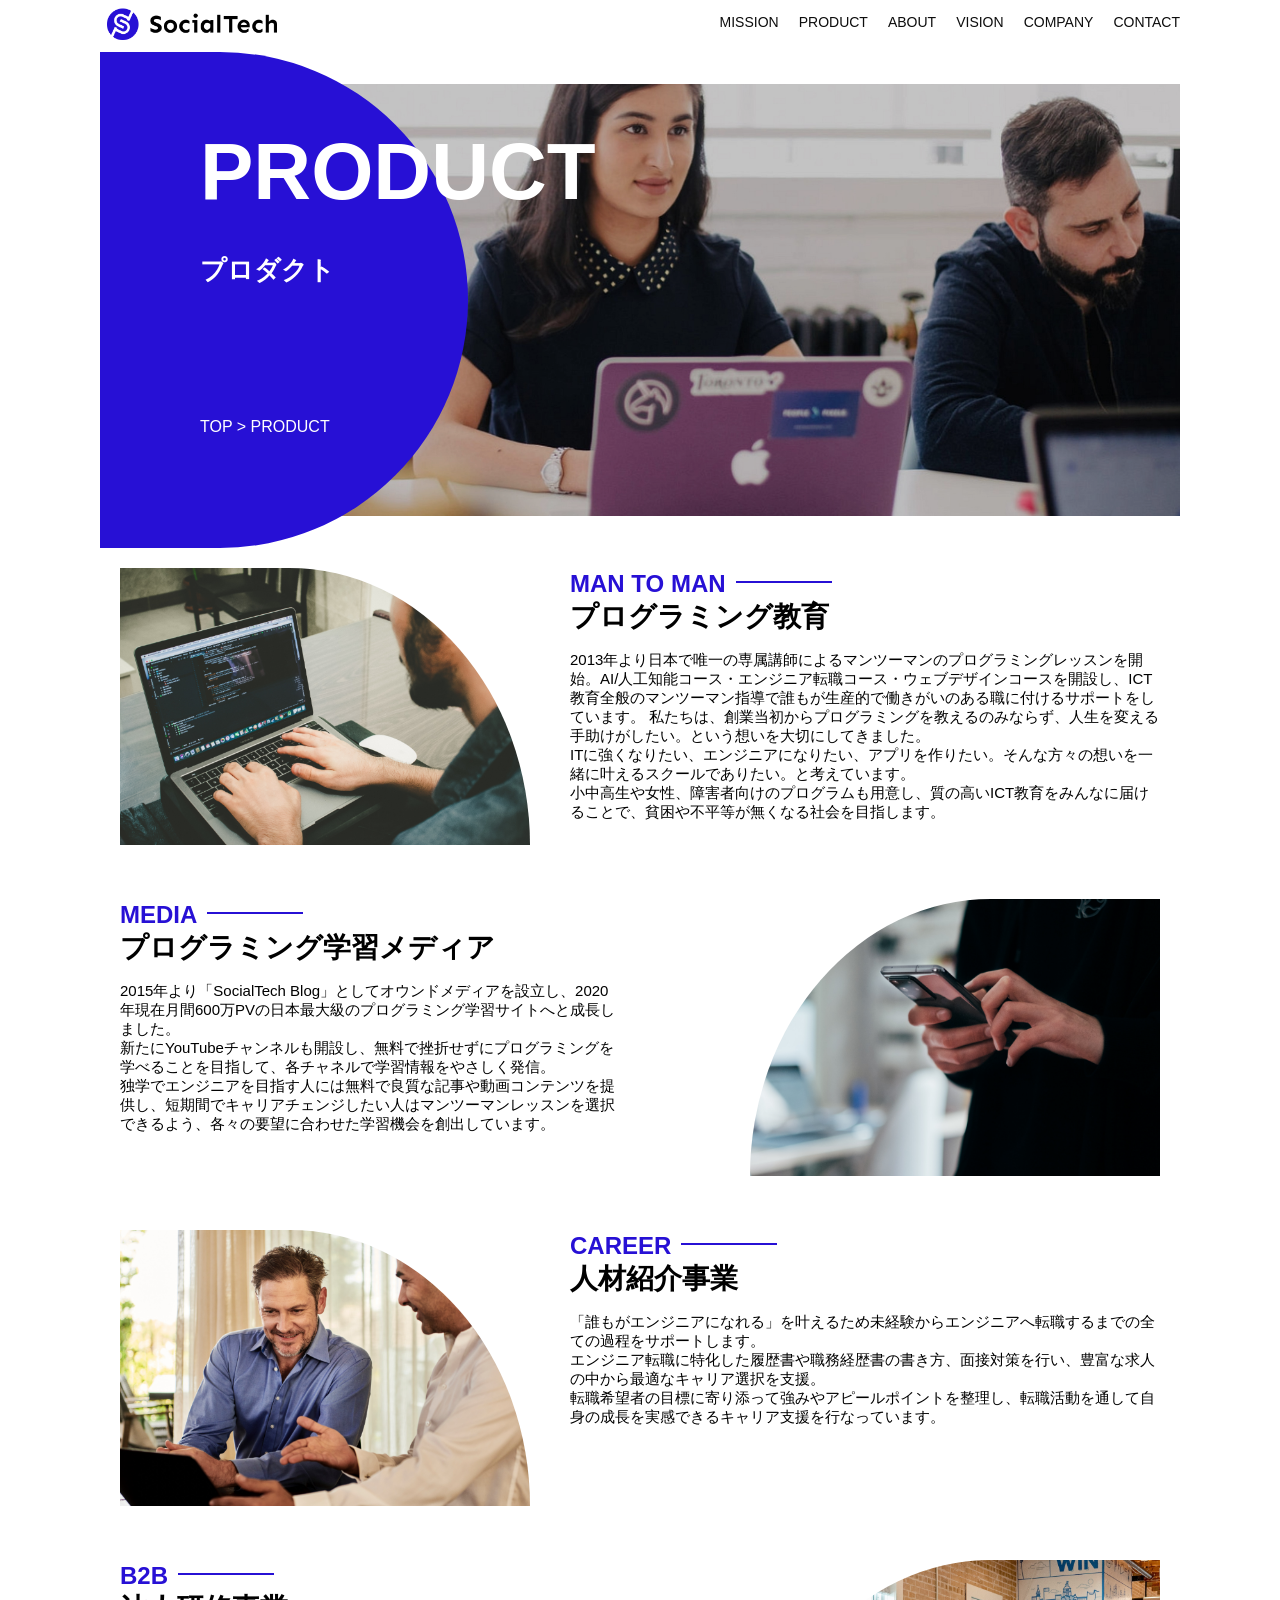
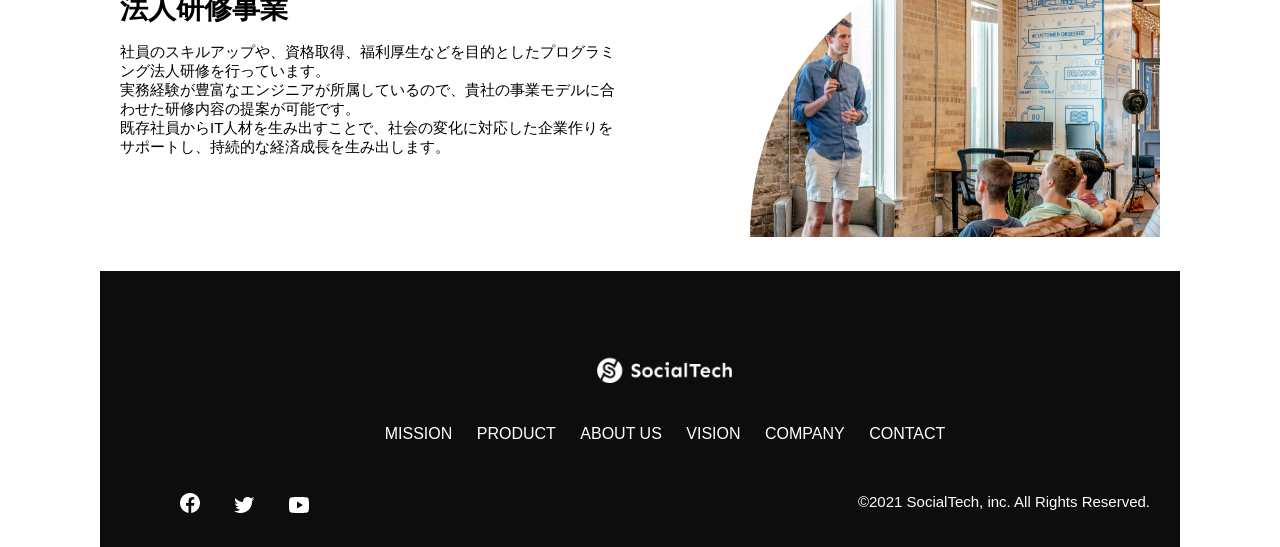
<file: kadai_tutorial_output/product.html>
<!DOCTYPE html>
<html>
  <head>
    <title>SocialTech -PRODUCT プロダクト-</title>
    <meta charset="UTF-8">
    <meta name="description" content="SocialTechの4つのプロダクトを紹介します">
    <meta name="viewport" content="width=device-width, initial-scale=1.0">
    <link rel="stylesheet" href="style.css">
  </head>

  <body>
    <!-- ヘッダー -->
    <header>
      <!-- ロゴ -->
      <a href="index.html" id="logo"><img src="images/logo.png" alt="トップページに戻る"></a>

      <!-- PC用ナビゲーション -->
      <nav id="nav-pc">
        <ul>
          <li><a href="mission.html">MISSION</a></li>
          <li><a href="product.html">PRODUCT</a></li>
          <li><a href="index.html#aboutus">ABOUT</a></li>
          <li><a href="index.html#vision">VISION</a></li>
          <li><a href="index.html#company">COMPANY</a></li>
          <li><a href="index.html#contact">CONTACT</a></li>
        </ul>
      </nav>

        <!-- スマホ用メニューボタン -->
        <button id="menu-sp" onclick="document.getElementById('nav-sp').style.display = 'block'">
          <img src="images/button-menu.png" alt="ナビゲーションを開く">
        </button>
        <!-- スマホ用ナビゲーション -->
        <div id="nav-sp">
          <button id="close" onclick="document.getElementById('nav-sp').style.display = 'none'">
            <img src="images/button-close.png" alt="ナビゲーションを閉じる">
          </button>

        <nav>
          <ul>
            <li>
              <a id="logo-sp" href="index.html" onclick="document.getElementById('nav-sp').style.display = 'none'"><img src="images/logo-sp.png" alt="トップページに戻る"></a>
            </li>
            <li><a class="menu" href="mission.html" onclick="document.getElementById('nav-sp').style.display = 'none'">MISSION</a></li>
            <li><a class="menu" href="product.html" onclick="document.getElementById('nav-sp').style.display = 'none'">PRODUCT</a></li>
            <li><a class="menu" href="index.html#aboutus" onclick="document.getElementById('nav-sp').style.display = 'none'">ABOUT US</a></li>
            <li><a class="menu" href="index.html#vision" onclick="document.getElementById('nav-sp').style.display = 'none'">VISION</a></li>
            <li><a class="menu" href="index.html#company" onclick="document.getElementById('nav-sp').style.display = 'none'">COMPANY</a></li>
            <li><a class="menu" href="index.html#contact" onclick="document.getElementById('nav-sp').style.display = 'none'">CONTACT</a></li>
          </ul>
        </nav>
        <div id="sns">
          <a href="https://www.facebok.com/sejuku2013">
            <img src="images/button-facebook.png" alt="Facebookのリンク">
          </a>
          <a href="https://twitter.com/samuraijuku">
            <img src="images/button-twitter.png" alt="Twitterのリンク">
          </a>
          <a href="https://www.youtube.com/channel/UCCFOQO5aDK0xXam4cUQXT8g">
            <img src="images/button-youtube.png" alt="YouTubeのリンク">
          </a>
        </div>
      </div>
    </header>
    
        <!-- メイン -->
        <main>
          <article>
            <section id="product-main">
              <div class="product-main-inner">
                <div id="product-title">
                <h1>PRODUCT<br><span>プロダクト</span></h1>
                <p>TOP > PRODUCT</p>
                </div>
              </div>
            </section>

            <section class="product-section product-section-left">
              <div class="product-section-img">
                <img src="images/product/product-mantoman.png" alt="PCでコードを書く男性">
              </div>
              <div class="product-read">
                <h2 class="product-h2">MAN TO MAN</h2>
                <h3 class="product-h3">プログラミング教育</h3>
                <p>
                  2013年より日本で唯一の専属講師によるマンツーマンのプログラミングレッスンを開始。AI/人工知能コース・エンジニア転職コース・ウェブデザインコースを開設し、ICT教育全般のマンツーマン指導で誰もが生産的で働きがいのある職に付けるサポートをしています。 私たちは、創業当初からプログラミングを教えるのみならず、人生を変える手助けがしたい。という想いを大切にしてきました。<br>ITに強くなりたい、エンジニアになりたい、アプリを作りたい。そんな方々の想いを一緒に叶えるスクールでありたい。と考えています。<br>小中高生や女性、障害者向けのプログラムも用意し、質の高いICT教育をみんなに届けることで、貧困や不平等が無くなる社会を目指します。
                </p>
              </div>
            </section>

            <section class="product-section product-section-right">
              <div class="product-read">
                <h2 class="product-h2">MEDIA</h2>
                <h3 class="product-h3">プログラミング学習メディア</h3>
                <p>
                  2015年より「SocialTech Blog」としてオウンドメディアを設立し、2020年現在月間600万PVの日本最大級のプログラミング学習サイトへと成長しました。<br>新たにYouTubeチャンネルも開設し、無料で挫折せずにプログラミングを学べることを目指して、各チャネルで学習情報をやさしく発信。<br>独学でエンジニアを目指す人には無料で良質な記事や動画コンテンツを提供し、短期間でキャリアチェンジしたい人はマンツーマンレッスンを選択できるよう、各々の要望に合わせた学習機会を創出しています。
                </p>
              </div>
              <div class="product-section-img">
                <img src="images/product/product-media.png" alt="スマートフォンを操作する人">
              </div>
            </section>

            <section class="product-section product-section-left">
              <div class="product-section-img">
                <img src="images/product/product-career.png" alt="笑顔で話し合う2人の男性">
              </div>
              <div class="product-read">
                <h2 class="product-h2">CAREER</h2>
                <h3 class="product-h3">人材紹介事業</h3>
                <p>
                  「誰もがエンジニアになれる」を叶えるため未経験からエンジニアへ転職するまでの全ての過程をサポートします。<br>エンジニア転職に特化した履歴書や職務経歴書の書き方、面接対策を行い、豊富な求人の中から最適なキャリア選択を支援。<br>転職希望者の目標に寄り添って強みやアピールポイントを整理し、転職活動を通して自身の成長を実感できるキャリア支援を行なっています。<br>
                </p>
              </div>
            </section>

            <section class="product-section product-section-right">
              <div class="product-read">
                <h2 class="product-h2">B2B</h2>
                <h3 class="product-h3">法人研修事業</h3>
                <p>
                  社員のスキルアップや、資格取得、福利厚生などを目的としたプログラミング法人研修を行っています。<br>実務経験が豊富なエンジニアが所属しているので、貴社の事業モデルに合わせた研修内容の提案が可能です。<br>既存社員からIT人材を生み出すことで、社会の変化に対応した企業作りをサポートし、持続的な経済成長を生み出します。
                </p>
              </div>
              <div class="product-section-img">
                <img src="images/product/product-b2b.png" alt="講演中の男性とそれを聴く人々">
              </div>
            </section>
          </article>
        </main>

    <!-- フッター -->
    <footer>
      <div id="footer-logo">
        <img src="images/logo-sp.png" alt="SocialTech">
      </div>
      <div id="footer-link">
        <a href="mission.html">MISSION</a>
        <a href="product.html">PRODUCT</a>
        <a href="index.html#aboutus">ABOUT US</a>
        <a href="index.html#vision">VISION</a>
        <a href="index.html#company">COMPANY</a>
        <a href="index.html#contact">CONTACT</a>
      </div>
      <div id="sns-footer">
        <div class="sns-btns">
          <a href="https://www.facebook.com/sejuku2013"><img src="images/button-facebook.png" alt="Facebookのリンク"></a>
          <a href="https://twitter.com/samuraijuku"><img src="images/button-twitter.png" alt="Twitterのリンク"></a>
          <a href="https://www.youtube.com/channel/UCCFOQO5aDK0xXam4cUQXT8g"><img src="images/button-youtube.png" alt="YouTubeのリンク"></a>
        </div>
        <p id="copyright">&copy;2021 SocialTech, inc. All Rights Reserved.</p>
      </div>
    </footer>
    
  </body>
</html>
</file>
<file: kadai_013/style.css>
/* PC、スマホ共通スタイル */
body {
  font-family: "Source Sans Pro", "Hiragino Kaku Gothic ProN", Meiryo, Arial,
    sans-serif;
}

p {
  font-size: 15px;
}

#main-visual>img {
  width: 100%;
}

/*================
PC用のスタイル 
=================*/
@media screen and (min-width: 768px) {
  /* 横幅設定 */
  body {
    max-width: 1080px;
    min-width: 960px;
    margin: 0 auto 0 auto;
  }

  /* ヘッダー */
  header {
    display: flex;
    justify-content: space-between;
  }

  /* ナビゲーションのレイアウト */
  #nav-pc {
    text-align: right;
    font-size: 14px;
    padding-top: 15px;
  }

  /* ナビゲーションのリンクの装飾設定 */
  #nav-pc>a {
    text-decoration: none;
    margin-left: 20px;
  }

  #nav-pc>a:link {
    color: #0d0d0d;
  }

  #nav-pc>a:visited {
    color: #0d0d0d;
  }

  #nav-pc>a:hover {
    color: #0d0d0d;
    text-decoration: underline;
  }

  #nav-pc>a:active {
    color: #0d0d0d;
  }

  #menu-sp {
    display: none;
  }

#nav-sp {
  display: none;
}
}


/*================
SP用のスタイル 
=================*/
@media screen and (max-width: 767px) {
  /* 横幅設定 */
  body {
    min-width: 375px;
    margin: 0 auto 0 auto;
  }

  /* ナビゲーションのレイアウト */
  /* PCのナビゲーションを非表示 */
  #nav-pc {
    display: none;
  }

    /* ハンバーガーメニュー */
  #menu-sp {
    float: right;
    padding: 0;
  }

  /* スマホ用ナビゲーション */
  #nav-sp {
    background-color: #ce933e;
    position: absolute;
    left: 0;
    top: 0;
    height: 100%;
    width: 100%;
    display: none;
    z-index: 100;
  }

  #nav-sp ul {
    padding-left: 0;
  }

  #nav-sp li {
    list-style: none;
  }
  
  /* ×ボタン */
  #close {
    position: absolute;
    top: 20px;
    right: 20px;
  }

  /* ナビゲーション用ロゴ */
  #logo-sp {
    margin: 80px 0 30px 20px;
  }

  #nav-sp a {
    display: block;
  }

  #nav-sp a:link {
    color: #ffffff;
  }

  #nav-sp a:visited {
    color: #ffffff;
  }

  #nav-sp a:hover {
    color: #ffffff;
    text-decoration: underline;
  }

  #nav-sp a:active {
    color: #ffffff;
  }

  #nav-sp .menu {
    text-decoration: none;
    display: block;
    margin: 0 20px 0 20px;
    height: 44px;
    font-size: 16px;
    background-image: url("images/arrow.png");
    background-repeat: no-repeat;
    background-position: right top;
  }
}
</file>
<file: kadai_tutorial_output/style.css>
/* PC、スマホ共通スタイル */
* {
  box-sizing: border-box;
}

p {
  font-size: 15px;
}

body {
  max-width: 1080px;
  margin: 0 auto 0 auto;
  font-family: "Source Sans Pro", "Hiragino Kaku Gothic ProN", Meiryo, Arial, sans-serif;
}

/* ヘッダー */
header {
  display: flex;
  justify-content: space-between;
}

/* ナビゲーションのレイアウト */
#nav-pc {
  font-size: 14px;
}

#nav-pc ul {
  display: flex;
  padding-left: 0px;
}

#nav-pc li {
  list-style: none;
}

/* ナビゲーションのリンクの装飾設定 */
#nav-pc a {
  text-decoration: none;
  margin-left: 20px;
  color: #0d0d0d;
}

#nav-pc a:hover {
  text-decoration: underline;
}

/* スマホ用ナビを非表示 */
#nav-sp,
#menu-sp {
  display: none;
}

/* メインビジュアル */
#main-visual {
  position: relative;
  height: 400px;
}

#main-message {
  position: absolute;
  top: 0px;
  left: 0px;
  background-color: #2710d5;
  color: #ffffff;
  border-radius: 0 0 476px 0;
  max-width: 620px;
  height: 100%;
  width: 100%;
  z-index: 11;
}

#main-message > h1 {
  font-size: 60px;
  margin: 100px 0px 0px 50px;
}

#main-message > p {
  font-size: 28px;
  margin: 0px 0px 0px 50px;
}

#main-visual > img {
  max-width: 620px;
  border-radius: 476px 0 0 0;
  position: absolute;
  top: 0;
  right: 0;
  z-index: 10;
}

/* 見出し */
h2 {
  margin: 40px 0 0 0;
}

h2::after {
  content: url("images/line.png");
  margin-left: 10px;
}

h3 {
  font-size: 27px;
}

/* ミッション */
#mission {
  margin: 80px auto 80px auto;
}

#mission-flex {
  display: flex;
}

#mission-flex > div {
  width: 50%;
  margin: 20px;
}

#mission-photo {
  width: 100%;
}

#s2dgs {
  margin-top: 50px;
  width: 100%;
}

/* プロダクト */
#product {
  background-color: #fafafa;
  margin: 80px 0 80px 0;
  padding: 10px 40px 0px 40px;
}

/* 外枠 */
#product .product-flex {
  margin-top: 40px;
  display: flex;
}

/* 左のカラム */
#product-left {
  width: 50%;
  margin-right: 20px;
}

/* 右のカラム */
#product-right {
  width: 50%;
  margin-left: 20px;
  margin-top: 80px;
}

/* 画像＋説明の枠 */
#product-left > div {
  position: relative;
  height: 480px;
  margin-right: 20px;
}

#product-right > div {
  position: relative;
  height: 480px;
  margin-left: 20px;
}

/* 画像 */
.product-photo {
  width: 100%;
}

/* 説明文の枠 */
.product-explain {
  background-color: #ffffff;
  position: absolute;
  left: 0;
  bottom: 50px;
  margin: 0 40px 0 40px;
  padding: 20px;
  box-shadow: 5px 5px 10px rgba(0, 0, 0, 0.05);
}

/* 説明文の英語 */
.product-explain > span {
  color: #2710d5;
  font-weight: bold;
  font-size: 16px;
  margin: 0;
}

/* 説明文の見出し */
.product-explain > h3 {
  margin: 5px 0 5px 0;
}

/* 説明文 */
.product-explain > p {
  font-size: 14px;
  margin: 0;
}

/* もっと見るボタン */
#product-more {
  text-align: center;
}

#product-more a {
  position: relative;
  bottom: -42px;
}

/* ABOUT US */
#aboutus {
  margin: 80px auto 80px auto;
}

/* 3つの組織文化と画像を入れる枠 */
#aboutus > div {
  display: flex;
}

/* 画像 */
.culture-img {
  width: 50%;
  align-self: flex-start;
}

.culture-img2 {
  margin-top: 50px;
  width: 100%;
}

/* 3つの組織文化の表 */
.culture-table {
  margin-right: 50px;
}

/* 番号 */
.culture-num {
  font-size: 80px;
  color: #2710d5;
  padding: 0 20px 0 0;
}

/* 見出し */
.culture-table th {
  text-align: left;
  font-size: 28px;
  font-weight: bold;
}

/* 組織文化英語 */
.culture-en {
  color: #2710d5;
  font-size: 24px;
}

/* 説明文 */
.culture-description {
  margin: 0;
}

/* ビジョン */
#vision {
  margin: 80px 0 80px 0;
}

/* セクション全体の外枠 */
#vision > div {
  display: flex;
  justify-content: space-between;
  flex-wrap: wrap;
}

/* 7つの行動指針の枠 */
.vision-box {
  width: 300px;
  height: 300px;
  margin-bottom: 30px;
  position: relative;
}

/* 画像 */
.vision-box > img {
  width: 100%;
  position: relative;
  z-index: 30;
}

.vision-box > div {
  position: absolute;
  top: 0;
  left: 0;
  z-index: 31;
  margin-right: 20px;
}

.vision-box > div > h4 {
  color: #2710d5;
  font-size: 19px;
  margin: 80px 0 0 0 ;
}

.vision-box > div > h4::first-letter {
  font-size: 40px;
}

.vision-box > div >h5 {
  font-size: 20px;
  margin: 0 0 0 0;
}

.vision-box > div > p {
  margin: 10px 0 0 0 ;
}

/* 会社概要 */
#company {
  margin: 80px auto 80px auto;
}

#company-table {
  width: 100%;
}

.tableheader {
  text-align: left;
  padding: 20px;
  border-bottom-color: #2710d5;
  border-bottom-width: 1px;
  border-bottom-style: solid;
  width: 100px;
}

.tableheader-first {
  border-top-color: #2710d5;
  border-top-width: 1px;
  border-top-style: solid;
}

.cell {
  padding: 30px;
  border-bottom-color:#ececec ;
  border-bottom-width: 1px;
  border-bottom-style: solid;
}

.cell-first {
  border-top-color:#ececec ;
  border-top-width: 1px;
  border-top-style: solid;
}

#company > iframe {
  width: 100%;
  height: 368px;
  margin-top: 40px;
}

/* お問い合わせ */
#contact {
  margin: 80px auto 80px auto;
}

/* 外枠 */
#contact > form > div {
  display: flex;
  flex-direction: row;
  flex-wrap: wrap;
  padding-bottom: 30px;
}

/* 左列の見出し */
.contact-heading {
  width: 240px;
  align-self: center;
}

/* 見出しのラベル */
.contact-label {
  font-weight: bold;
}

/* 必須 */
.contact-span {
  color: #ce2222;
  margin: 0 0 0 20px;
  font-weight: bold;
}

/* テキストボックス */
.contact-textbox {
  border-top: 0px;
  border-left: 0px;
  border-right: 0px;
  border-bottom-width: 1px;
  border-bottom-color: #707070;
  border-style: solid;
  background-color: #fafafa;
  width: 400px;
  height: 56px;
}

/* お問い合わせ内容のテキストエリア */
.contact-textarea {
  border-top: 0px;
  border-left: 0px;
  border-right: 0px;
  border-bottom-width: 1px;
  border-bottom-color: #707070;
  background-color: #fafafa;
  width: 400px;
  height: 200px;
}

/* 個人情報の取り扱い */
#contact dt {
  font-weight: bold;
}

#contact dd {
  margin: 0 0 16px 0;
}

#contact dd p {
  margin: 0;
}

#contact dd ul {
  padding: 0;
}

#contact dd li {
  margin-bottom: 0;
  list-style: none;
}

/* フッター */
footer {
  background-color: #0d0d0d;
  text-align: center;
  padding: 80px 30px 30px 80px;
}

#footer-logo {
  margin-bottom: 30px;
}

#footer-link {
  margin-bottom: 50px;
}

#footer-link > a {
  text-decoration: none;
  margin: 10px;
  color: #ffffff;
}

#footer-link > a:hover {
  text-decoration: underline;
}

#sns-footer {
  display: flex;
  justify-content: space-between;
  text-align: left;
}

#sns-footer a {
  margin-right: 30px;
}

#copyright {
  color: #ffffff;
  margin: 0;
}

/* mission.html用スタイル */
/* ミッションのメインビジュアル */
.mission-main-inner {
  background-image: url("images/mission/mission-main.png");
  background-repeat: no-repeat;
  background-position-y: center;
}

#mission-title {
  background-color: #2710d5;
  width: 368px;
  color: #ffffff;
  height: 496px;
  border-radius: 0 248px 248px 0;
  position: relative;
}

#mission-title h1 {
  position: absolute;
  top: 0;
  left: 100px;
  font-size: 80px;
  line-height: 1;
}

#mission-title h1 span {
  font-size: 26px;
}

#mission-title > p {
  position: absolute;
  top: 350px;
  left: 100px;
  font-size: 16px;
}


/* ミッションページ　S2DGSの設定 */
#mission-s2dgs {
  padding: 20px;
}

.mission-h2 {
  color: #2710d5;
  font-size: 40px;
}

.mission-h2::after {
  content: none;
}

/* ミッションページ　5つのゴールの設定 */
#mission-five-goals {
  padding: 20px;
  display: flex;
}

#mission-five-goals .five-goals-image {
  width: 30%;
  padding: 20px;
}

#mission-five-goals .five-goals-image img {
  width: 100%;
}

#mission-five-goals .five-goals-read {
  width: 70%;
  padding: 20px;
}

#mission-five-goals .five-goals-read > div {
  margin-bottom: 40px;
}

.fivegoals-image-right {
  float: right;
  margin: 20px;
}

.fivegoals-image-left {
  float: left;
  margin: 20px;
}

.fivegoals-number {
  color: #2710d5;
  font-size: 48px;
  font-weight: bold;
margin: 0;
}

.fivegoals-h3 {
  font-size: 28px;
  margin: 0;
}

.fivegoals-p {
  margin: 0;
}

/* プロダクトのページ */
.product-main-inner {
  background-image: url("images/product/product-main.png");
  background-repeat: no-repeat;
  background-position: center;
}

#product-title {
  background-color: #2710d5;
  width: 368px;
  color: #ffffff;
  height: 496px;
  border-radius: 0 248px 248px 0;
  position: relative;
}

#product-title h1 {
  position: absolute;
  top: 0;
  left: 100px;
  font-size: 80px;
  line-height: 1;
}

#product-title h1 span {
  font-size: 26px;
}

#product-title > p {
  position: absolute;
  top: 350px;
  left: 100px;
  font-size: 16px;
}

/* セクション */
.product-section {
  display: flex;
  padding: 20px 20px 0;
}

.product-section .product-section-img {
  width: 450px;
}

/* 左が画像のセクション */
.product-section-left .product-section-img img {
  width: 100%;
  padding: 0 40px 30px 0;
  border-radius: 0 432px 0 0 ;
}

.product-section-left .product-read {
  width: 50%;
  flex-grow: 1;
}

.product-section-left .product-read p {
  margin-bottom: 0;
}

/* 右が画像のセクション */
.product-section-right {
  justify-content: space-between;
}

.product-section-right .product-section-img img {
  width: 100%;
  padding: 0 0 30px 40px;
  border-radius: 432px 0 0 0 ;
}

.product-section-right .product-read {
  width: 500px;
}

.product-h2 {
  color: #2710d5;
  font-size: 24px;
  margin: 0;
}

.product-h3 {
  font-size: 28px;
  margin: 0;
}

/* =====================
　スマートフォン用のスタイル
=======================*/
@media screen and (max-width: 767px) {
  /* PC用ナビゲーション非表示 */
#nav-pc {
  display: none;
  }

/* ハンバーガーメニュー */
#menu-sp {
  display: block;
  background-color: transparent;
  float: right;
  padding: 0;
  border: none;
}

/* スマホ用ナビゲーションの表示切替 */
/* 初期状態、レイアウトと非表示設定 */
#nav-sp {
  background-color: #2710d5;
  position: fixed;
  left: 0;
  top: 0;
  height: 100%;
  width: 100%;
  display: none;
  z-index: 100;
}

/* ×ボタン */
#close {
  position: absolute;
  top: 20px;
  right: 20px;
  background-color: transparent;
  border: none;
}

#nav-sp nav ul {
  padding-left: 0;
}

#nav-sp nav li {
  list-style: none;
}

/* ナビゲーションメニュー用ロゴ */
#logo-sp {
  margin: 80px 0 30px 20px;
}

/* ナビゲーションのリンクの装飾設定 */
#nav-sp nav a {
  display: block;
  color: #ffffff;
}

#nav-sp nav a:hover {
  text-decoration: underline;
}

#nav-sp .menu {
  text-decoration: none;
  margin: 0 20xp 0 20px;
  height: 44px;
  font-size: 16px;
  background-image: url("images/arrow.png");
  background-repeat: no-repeat;
  background-position: right top;
}

#sns {
  position: absolute;
  bottom: 20px;
  left: 20px;
}

#sns > a {
  margin-right: 30px;
}

/* メインビジュアル */
#main-visual {
  position: relative;
  height: 470px;
}

#main-visual > div {
  text-align: center;
  height: 280px;
}

#main-visual h1 {
  font-size: 28px;
  margin: 90px 0 0 0 ;
}

#main-visual > div p {
  margin: 0;
  font-size: 15px;
}

#main-visual > img {
  width: 100%;
  border-radius: 476px 0 0 0;
  top: auto;
  bottom: 0;
}

/* 見出し */
h2 {
  margin: 15px 0 15px 0;
}

h3 {
  font-size: 24px;
  margin: 10px 0 0 0;
}

/* ミッション */
#mission  {
  margin: 20px 0 20px 0;
  padding: 0 20px 0 20px;
}

#mission-flex {
  flex-direction: column;
}

#mission-flex > div {
  width: 100%;
  margin: 0;
}

/* プロダクト */
#product {
  margin: 0;
  padding: 10px 20px 0 20px;
}

/* 外枠 */
#product .product-flex {
  flex-direction: column;
  margin-top: 0;
}

/* 左右のカラム、スマホでは縦並び */
#product-left,
#product-right {
  width: 100%;
  margin: 0;
}

/* 画像＋説明の枠 */
#product-left > div,
#product-right > div {
  height: auto;
  margin: 0;
}

/* 説明文の枠 */
.product-explain {
  position: relative;
  margin: 0;
}

.product-explain > h3 {
  margin: 10px 0 10px 0;
  font-size: 24px;
}

/* もっと見るボタン */
#product-more {
  text-align: left;
}

/* ABOUT US */
#aboutus  {
  margin: 80px 20px 80px 20px;
}

#aboutus > div {
  flex-direction: column;
}

.culture-table th {
  font-size: 16px;
}

.culture-table {
  margin-right: 0;
  padding-right: 20px;
  order: 2;
}

.culture-img {
  width: 100%;
  order: 1;
}

.culture-img2 {
  margin-top: 0;
}

.culture-num {
  padding: 0;
}

.culture-description {
  margin: 0;
}

/* ビジョン */
#vision {
  margin: 80px 20px 80px 20px;
}

.vision-box > img {
  position: absolute;
  top: 0;
  left: 0;
}

.vision-box > div >h4 {
  margin: 60px 0 0 0 ;
}

/* 会社概要 */
#company {
  margin: 0 20px 0 20px;
}

#company > h3 {
  margin-bottom: 20px;
}

#tableheader {
  width: 50px;
}

.cell {
  padding: 20px;
}

#company > iframe {
  height: 240px;
}

/* お問い合わせ */
#contact {
  margin: 80px 20px 80px 20px;
}

#contact > h3 {
  margin-bottom: 20px;
}

#contact > form >div {
  flex-direction: column;
  margin-bottom: 20px;
}

.contact-heading {
  align-self: auto;
  margin-bottom: 20px;
}

.contact-textbox {
  min-width: 300px;
  width: 100%;
}

.contact-textarea {
  height: 150px;
  width: 100%;
}

.radiobutton {
  margin-bottom: 20px;
}

/* フッター */
footer {
  padding: 30px 20px 50px 20px;
  text-align: left;
}

#footer-link > a {
  margin: 0 20px 30px 0;
  display: block;
  background-image: url("images/arrow.png");
  background-repeat: no-repeat;
  background-position: right top;
}

#footer-link > a:hover {
  text-decoration: underline;
}

#sns-footer {
  flex-direction: column;
}

#copyright {
  font-size: 12px;
  margin-top: 30px;
}

/* mission.html用スタイル */
/* ミッションのメインビジュアル */
#mission-main {
  height: 256px;
  margin-top: 4%;
  position: relative;
}

.mission-main-inner {
  height: 80%;
  background-size: cover;
}

#mission-title {
  width: 136px;
  height: 256px;
  position: absolute;
  top: -10%;
}

#mission-title h1 {
  left: 20px;
  font-size: 40px;
}

#mission-title h1 span {
  font-size: 18px;
}

#mission-title > p {
  top: 180px;
  left: 20px;
  font-size: 13px;
}

/* ミッションページ  S2DGsの設定 */
.mission-h2 {
  font-size: 38px;
  margin: 0px;
}

.mission-h2::after {
  content: none;
}

#mission-s2dgs > img {
  width: 100%;
}

/* ミッションページ  5つのゴールの設定 */
#mission-five-goals {
  flex-direction: column;
}

#mission-five-goals > div {
  padding: 0;
}

#mission-five-goals .five-goals-image,
#mission-five-goals .five-goals-read {
  width: 100%;
  padding: 0;
}

#mission-five-goals .five-goals-read > div {
  display: flex;
  flex-direction: column;
}

.fivegoals-image-right,
.fivegoals-image-left {
  align-self: center;
}

/* プロダクトのページ */
#product-main {
  height: 256px;
  margin-top: 4%;
  position: relative;
}

.product-main-inner {
  height: 80%;
  background-size: cover;
}

#product-title {
  width: 136px;
  height: 256px;
  position: absolute;
  top: -10%;
}

#product-title h1 {
  left: 20px;
  font-size: 40px;
}

#product-title h1 span {
  font-size: 18px;
}

#product-title > p {
  top: 180px;
  left: 20px;
  font-size: 13px;
}

/* セクション */
.product-section {
  flex-direction: column;
}

.product-section .product-section-img {
  width: 100%;
}

.product-section .product-section-img img {
  width: 100%;
  padding: 0; 
}

/* 左が画像のセクション */
.product-section-left .product-section-img img {
  border-radius: 0 300px 0 0;
}

.product-section-left .product-read {
  width: 100%;
  flex-grow: 1;
}

.product-section-right .product-read {
  order: 2;
  width: 100%;
}

/* 右が画像のセクション */
.product-section-right .product-section-img img {
  order: 1;
  border-radius: 300px 0 0 0;
}

.product-section-right .product-read {
  order: 2;
  width: 100%;
}


}
</file>
